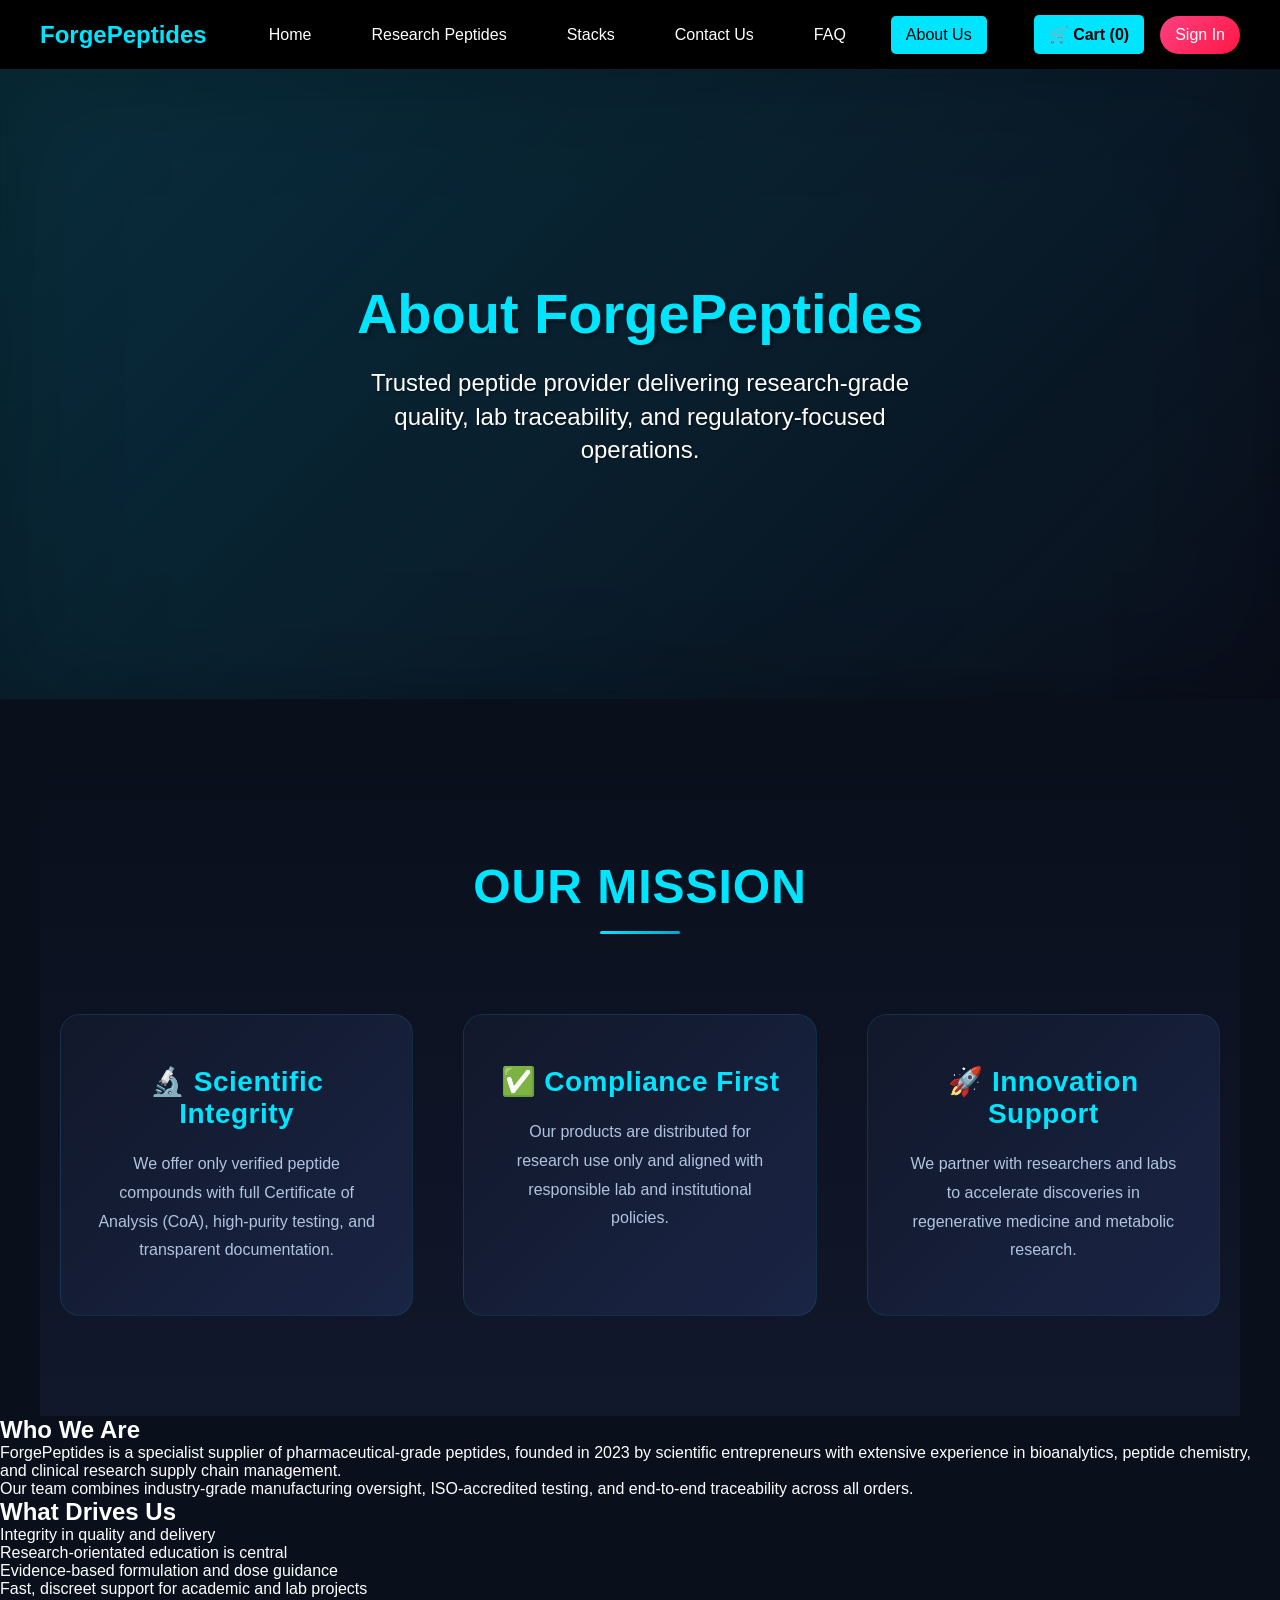
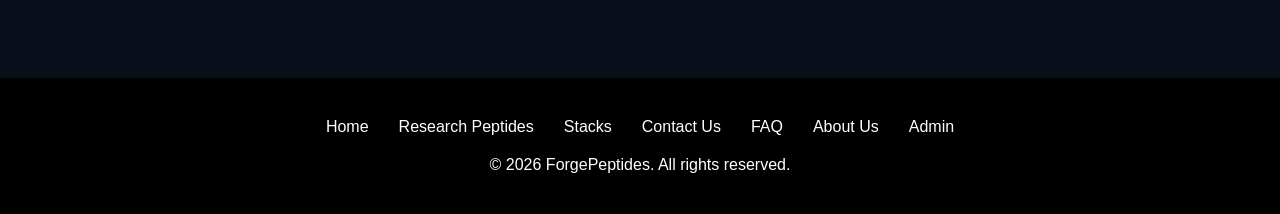
<file: my work/about.html>
<!DOCTYPE html>
<html lang="en">
<head>
<meta charset="UTF-8">
<meta name="viewport" content="width=device-width, initial-scale=1.0">
<title>About Us - ForgePeptides</title>
<link rel="stylesheet" href="styles.css">
</head>
<body>
<nav>
    <div class="nav-container">
        <a href="index.html" class="logo">ForgePeptides</a>
        <div class="nav-links">
            <a href="index.html">Home</a>
            <a href="research-peptides.html">Research Peptides</a>
            <a href="stacks.html">Stacks</a>
            <a href="contact.html">Contact Us</a>
            <a href="faq.html">FAQ</a>
            <a href="about.html" class="active">About Us</a>
        </div>
        <div class="nav-buttons">
            <div class="cart-btn" onclick="toggleCart()">🛒 Cart (<span id="count">0</span>)</div>
            <a href="auth.html" class="signin-btn">Sign In</a>
        </div>
    </div>
</nav>

<section class="hero">
    <h1>About ForgePeptides</h1>
    <p>Trusted peptide provider delivering research-grade quality, lab traceability, and regulatory-focused operations.</p>
</section>

<section class="features">
    <h2>Our Mission</h2>
    <div class="feature-grid">
        <div class="feature-card">
            <h3>🔬 Scientific Integrity</h3>
            <p>We offer only verified peptide compounds with full Certificate of Analysis (CoA), high-purity testing, and transparent documentation.</p>
        </div>
        <div class="feature-card">
            <h3>✅ Compliance First</h3>
            <p>Our products are distributed for research use only and aligned with responsible lab and institutional policies.</p>
        </div>
        <div class="feature-card">
            <h3>🚀 Innovation Support</h3>
            <p>We partner with researchers and labs to accelerate discoveries in regenerative medicine and metabolic research.</p>
        </div>
    </div>
</section>

<section class="about-content">
    <h2>Who We Are</h2>
    <p>ForgePeptides is a specialist supplier of pharmaceutical-grade peptides, founded in 2023 by scientific entrepreneurs with extensive experience in bioanalytics, peptide chemistry, and clinical research supply chain management.</p>
    <p>Our team combines industry-grade manufacturing oversight, ISO-accredited testing, and end-to-end traceability across all orders.</p>
</section>

<section class="about-values">
    <h2>What Drives Us</h2>
    <ul>
        <li>Integrity in quality and delivery</li>
        <li>Research-orientated education is central</li>
        <li>Evidence-based formulation and dose guidance</li>
        <li>Fast, discreet support for academic and lab projects</li>
    </ul>
</section>

<footer>
    <div class="footer-content">
        <div class="footer-links">
            <a href="index.html">Home</a>
            <a href="research-peptides.html">Research Peptides</a>
            <a href="stacks.html">Stacks</a>
            <a href="contact.html">Contact Us</a>
            <a href="faq.html">FAQ</a>
            <a href="about.html">About Us</a>
            <a href="admin.html">Admin</a>
        </div>
        <p>&copy; 2026 ForgePeptides. All rights reserved.</p>
    </div>
</footer>

<div class="cart" id="cart">
    <h2>Your Cart</h2>
    <div id="cart-items"></div>
    <h3>Total: $<span id="total">0</span></h3>
    <button onclick="checkout()">Checkout (WhatsApp)</button>
    <button onclick="clearCart()" style="margin-top:10px; background:#ff4d4f; color:#fff;">Clear Cart</button>
</div>

<script src="cart.js"></script>
</body>
</html>
</file>
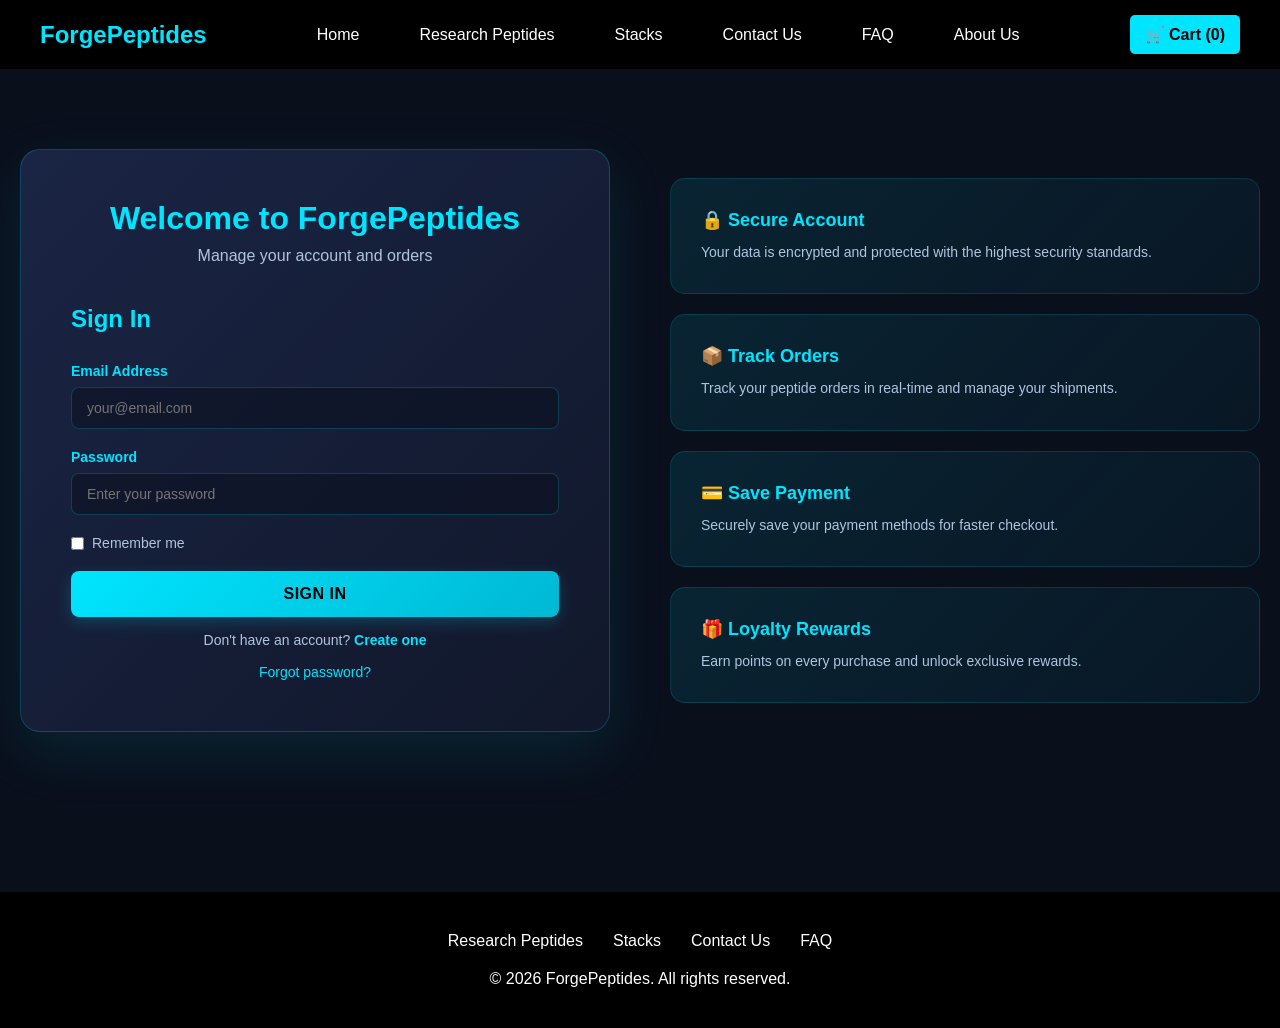
<file: my work/auth.html>
<!DOCTYPE html>
<html lang="en">
<head>
<meta charset="UTF-8">
<meta name="viewport" content="width=device-width, initial-scale=1.0">
<title>Sign In / Register - ForgePeptides</title>
<link rel="stylesheet" href="auth.css">
</head>

<body>

<nav>
    <div class="nav-container">
        <a href="index.html" class="logo">ForgePeptides</a>
        <div class="nav-links">
            <a href="index.html">Home</a>
            <a href="research-peptides.html">Research Peptides</a>
            <a href="stacks.html">Stacks</a>
            <a href="contact.html">Contact Us</a>
            <a href="faq.html">FAQ</a>
            <a href="about.html">About Us</a>
        </div>
        <div class="cart-btn" onclick="toggleCart()">🛒 Cart (<span id="count">0</span>)</div>
    </div>
</nav>

<section class="auth-container">
    <div class="auth-box">
        <div class="auth-header">
            <h1>Welcome to ForgePeptides</h1>
            <p>Manage your account and orders</p>
        </div>

        <!-- SIGN IN FORM -->
        <div class="auth-form" id="signInForm">
            <h2>Sign In</h2>
            <form onsubmit="handleSignIn(event)">
                <div class="form-group">
                    <label for="signin-email">Email Address</label>
                    <input type="email" id="signin-email" placeholder="your@email.com" required>
                </div>
                <div class="form-group">
                    <label for="signin-password">Password</label>
                    <input type="password" id="signin-password" placeholder="Enter your password" required>
                </div>
                <div class="remember-me">
                    <input type="checkbox" id="remember-checkbox">
                    <label for="remember-checkbox">Remember me</label>
                </div>
                <button type="submit" class="auth-button">Sign In</button>
            </form>
            <p class="auth-toggle">Don't have an account? <a href="#" onclick="toggleAuthForm(event)">Create one</a></p>
            <p class="forgot-password"><a href="#" onclick="handleForgotPassword(event)">Forgot password?</a></p>
        </div>

        <!-- REGISTER FORM -->
        <div class="auth-form hidden" id="registerForm">
            <h2>Create Account</h2>
            <form onsubmit="handleRegister(event)">
                <div class="form-group">
                    <label for="register-name">Full Name</label>
                    <input type="text" id="register-name" placeholder="John Doe" required>
                </div>
                <div class="form-group">
                    <label for="register-email">Email Address</label>
                    <input type="email" id="register-email" placeholder="your@email.com" required>
                </div>
                <div class="form-group">
                    <label for="register-password">Password</label>
                    <input type="password" id="register-password" placeholder="Create a password" required>
                </div>
                <div class="form-group">
                    <label for="register-confirm">Confirm Password</label>
                    <input type="password" id="register-confirm" placeholder="Confirm password" required>
                </div>
                <div class="remember-me">
                    <input type="checkbox" id="register-remember-checkbox">
                    <label for="register-remember-checkbox">Remember me</label>
                </div>
                <div class="terms-checkbox">
                    <input type="checkbox" id="terms" required>
                    <label for="terms">I agree to the Terms of Service and Privacy Policy</label>
                </div>
                <button type="submit" class="auth-button">Create Account</button>
            </form>
            <p class="auth-toggle">Already have an account? <a href="#" onclick="toggleAuthForm(event)">Sign in</a></p>
        </div>

        <!-- SUCCESS MESSAGE -->
        <div class="auth-success hidden" id="successMessage">
            <div class="success-icon">✓</div>
            <h2 id="successTitle">Welcome!</h2>
            <p id="successText">Your account has been created successfully.</p>
        </div>
    </div>

    <div class="auth-info">
        <div class="info-card">
            <h3>🔒 Secure Account</h3>
            <p>Your data is encrypted and protected with the highest security standards.</p>
        </div>
        <div class="info-card">
            <h3>📦 Track Orders</h3>
            <p>Track your peptide orders in real-time and manage your shipments.</p>
        </div>
        <div class="info-card">
            <h3>💳 Save Payment</h3>
            <p>Securely save your payment methods for faster checkout.</p>
        </div>
        <div class="info-card">
            <h3>🎁 Loyalty Rewards</h3>
            <p>Earn points on every purchase and unlock exclusive rewards.</p>
        </div>
    </div>
</section>

<footer>
    <div class="footer-content">
        <div class="footer-links">
            <a href="research-peptides.html">Research Peptides</a>
            <a href="stacks.html">Stacks</a>
            <a href="contact.html">Contact Us</a>
            <a href="faq.html">FAQ</a>
        </div>
        <p>&copy; 2026 ForgePeptides. All rights reserved.</p>
    </div>
</footer>

<!-- CART PANEL -->
<div class="cart" id="cart">
    <h2>Your Cart</h2>
    <div id="cart-items"></div>
    <h3>Total: $<span id="total">0</span></h3>
    <button onclick="checkout()">Checkout (WhatsApp)</button>
    <button onclick="clearCart()" style="margin-top:10px; background:#ff4d4f; color:#fff;">Clear Cart</button>
</div>

<script src="cart.js"></script>
<script src="auth.js"></script>
</body>
</html>
</file>
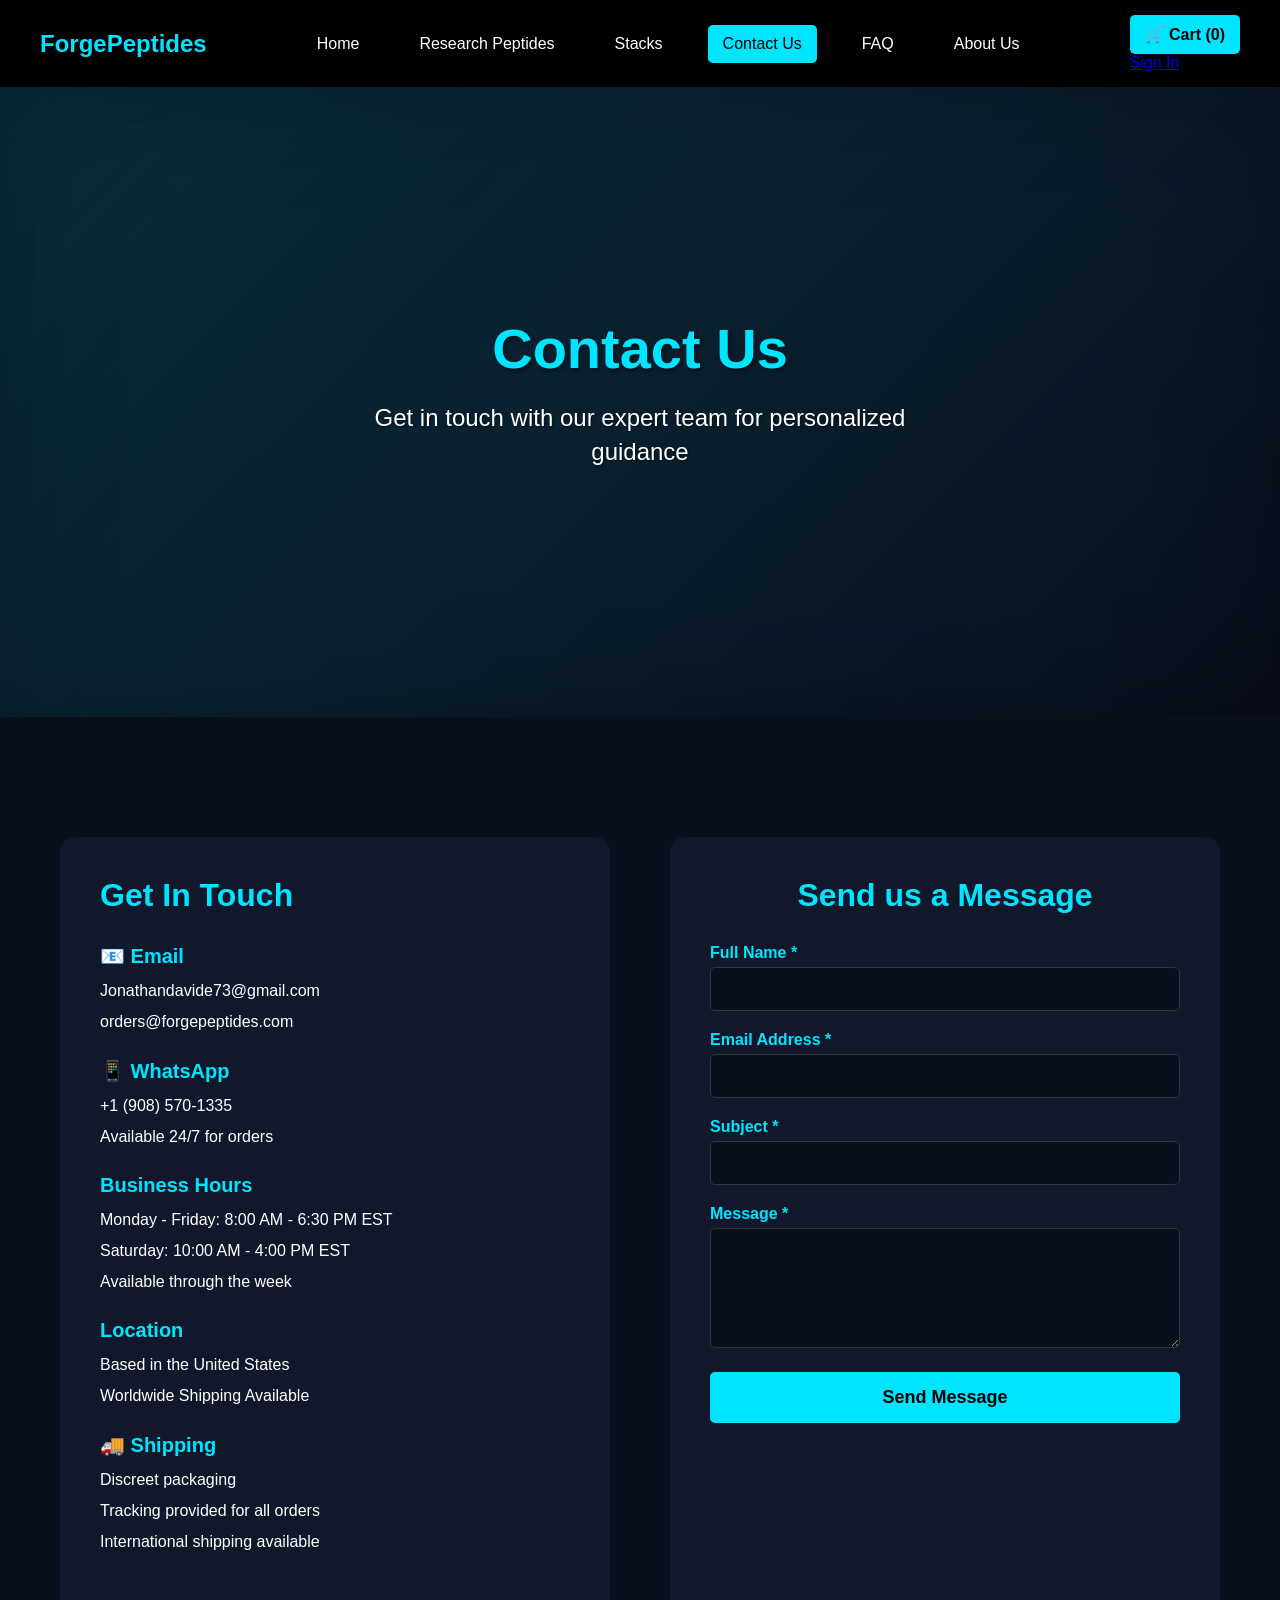
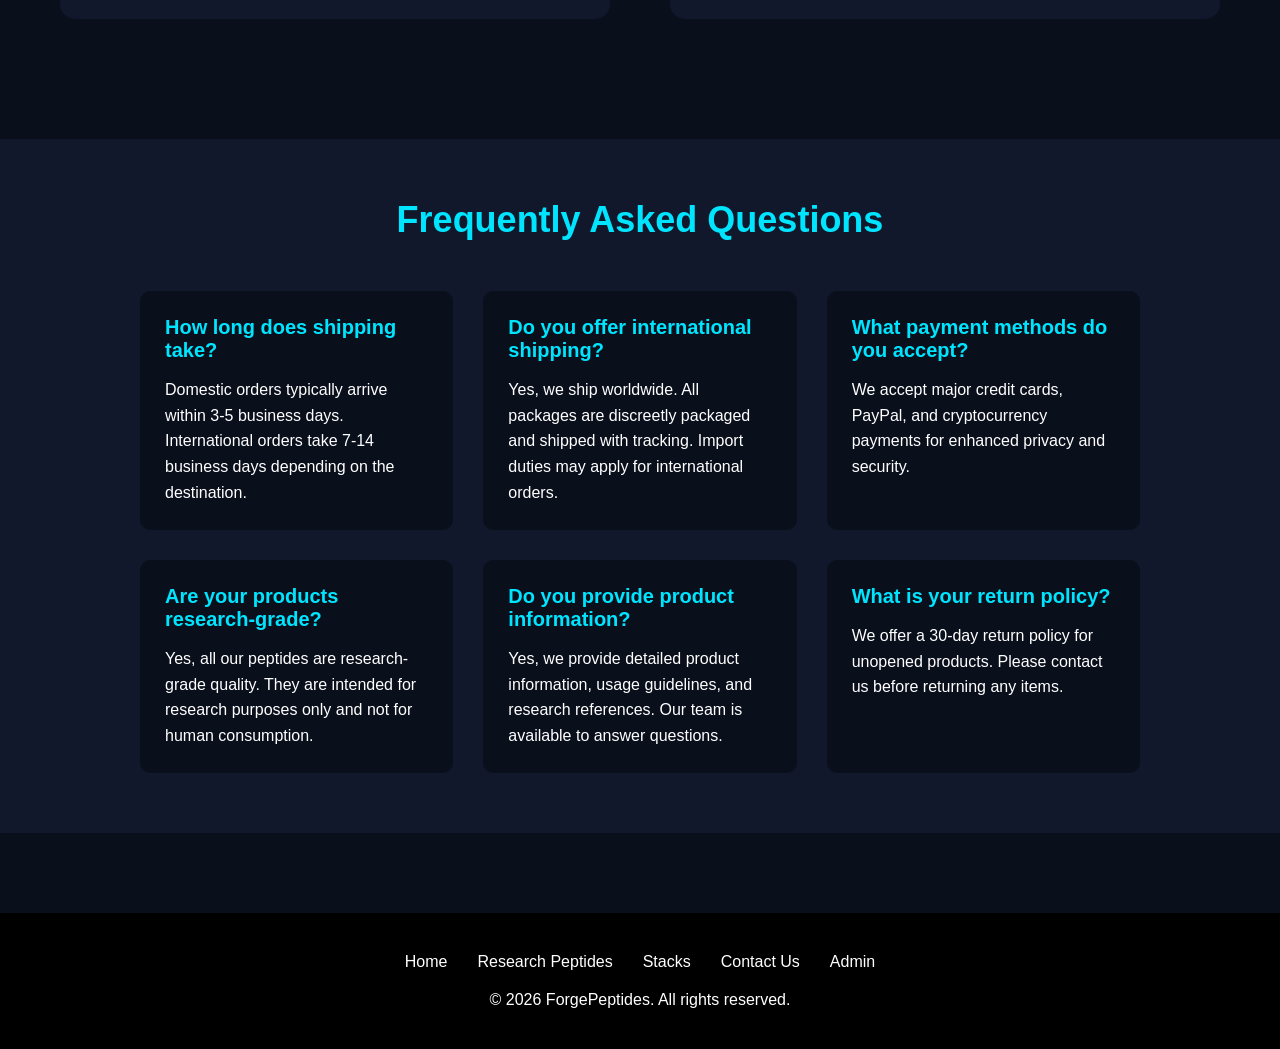
<file: my work/contact.html>
<!DOCTYPE html>
<html lang="en">
<head>
<meta charset="UTF-8">
<meta name="viewport" content="width=device-width, initial-scale=1.0">
<title>Contact Us - ForgePeptides</title>
<link rel="stylesheet" href="contact.css">
</head>
</head>

<body>

<nav>
    <div class="nav-container">
        <a href="index.html" class="logo">ForgePeptides</a>
        <div class="nav-links">
            <a href="index.html">Home</a>
            <a href="research-peptides.html">Research Peptides</a>
            <a href="stacks.html">Stacks</a>
            <a href="contact.html" class="active">Contact Us</a>
            <a href="faq.html">FAQ</a>            <a href="about.html">About Us</a>        </div>
        <div class="nav-buttons">
            <div class="cart-btn" onclick="toggleCart()">🛒 Cart (<span id="count">0</span>)</div>
            <a href="auth.html" class="signin-btn">Sign In</a>
        </div>
    </div>
</nav>

<section class="hero">
    <h1>Contact Us</h1>
    <p>Get in touch with our expert team for personalized guidance</p>
</section>

<section class="contact-content">
    <div class="contact-grid">
        <div class="contact-info">
            <h2>Get In Touch</h2>
            
            <div class="contact-item">
                <h3>📧 Email</h3>
                <p>Jonathandavide73@gmail.com</p>
                <p>orders@forgepeptides.com</p>
            </div>
            
            <div class="contact-item">
                <h3>📱 WhatsApp</h3>
                <p>+1 (908) 570-1335</p>
                <p>Available 24/7 for orders</p>
            </div>
            
            <div class="contact-item">
                <h3>Business Hours</h3>
                <p>Monday - Friday: 8:00 AM - 6:30 PM EST</p>
                <p>Saturday: 10:00 AM - 4:00 PM EST</p>
                <p>Available through the week</p>
            </div>
            
            <div class="contact-item">
                <h3>Location</h3>
                <p>Based in the United States</p>
                <p>Worldwide Shipping Available</p>
            </div>
            
            <div class="contact-item">
                <h3>🚚 Shipping</h3>
                <p>Discreet packaging</p>
                <p>Tracking provided for all orders</p>
                <p>International shipping available</p>
            </div>
        </div>
        
        <div class="contact-form">
            <h2>Send us a Message</h2>
            <form id="contactForm">
                <div class="form-group">
                    <label for="name">Full Name *</label>
                    <input type="text" id="name" name="name" required>
                </div>
                
                <div class="form-group">
                    <label for="email">Email Address *</label>
                    <input type="email" id="email" name="email" required>
                </div>
                
                <div class="form-group">
                    <label for="subject">Subject *</label>
                    <input type="text" id="subject" name="subject" required>
                </div>
                
                <div class="form-group">
                    <label for="message">Message *</label>
                    <textarea id="message" name="message" required></textarea>
                </div>
                
                <button type="submit" class="submit-btn">Send Message</button>
            </form>
        </div>
    </div>
</section>

<section class="faq-section">
    <h2>Frequently Asked Questions</h2>
    <div class="faq-grid">
        <div class="faq-item">
            <h3>How long does shipping take?</h3>
            <p>Domestic orders typically arrive within 3-5 business days. International orders take 7-14 business days depending on the destination.</p>
        </div>
        
        <div class="faq-item">
            <h3>Do you offer international shipping?</h3>
            <p>Yes, we ship worldwide. All packages are discreetly packaged and shipped with tracking. Import duties may apply for international orders.</p>
        </div>
        
        <div class="faq-item">
            <h3>What payment methods do you accept?</h3>
            <p>We accept major credit cards, PayPal, and cryptocurrency payments for enhanced privacy and security.</p>
        </div>
        
        <div class="faq-item">
            <h3>Are your products research-grade?</h3>
            <p>Yes, all our peptides are research-grade quality. They are intended for research purposes only and not for human consumption.</p>
        </div>
        
        <div class="faq-item">
            <h3>Do you provide product information?</h3>
            <p>Yes, we provide detailed product information, usage guidelines, and research references. Our team is available to answer questions.</p>
        </div>
        
        <div class="faq-item">
            <h3>What is your return policy?</h3>
            <p>We offer a 30-day return policy for unopened products. Please contact us before returning any items.</p>
        </div>
    </div>
</section>

<footer>
    <div class="footer-content">
        <div class="footer-links">
            <a href="index.html">Home</a>
            <a href="research-peptides.html">Research Peptides</a>
            <a href="stacks.html">Stacks</a>
            <a href="contact.html">Contact Us</a>
            <a href="admin.html">Admin</a>
        </div>
        <p>&copy; 2026 ForgePeptides. All rights reserved.</p>
    </div>
</footer>

<!-- CART PANEL -->
<div class="cart" id="cart">
    <h2>Your Cart</h2>
    <div id="cart-items"></div>
    <h3>Total: $<span id="total">0</span></h3>

    <button onclick="checkout()">Checkout (WhatsApp)</button>
    <button onclick="clearCart()" style="margin-top:10px; background:#ff4d4f; color:#fff;">Clear Cart</button>
</div>

<script src="cart.js"></script>
<script src="contact.js"></script>

</body>
</html>
</file>
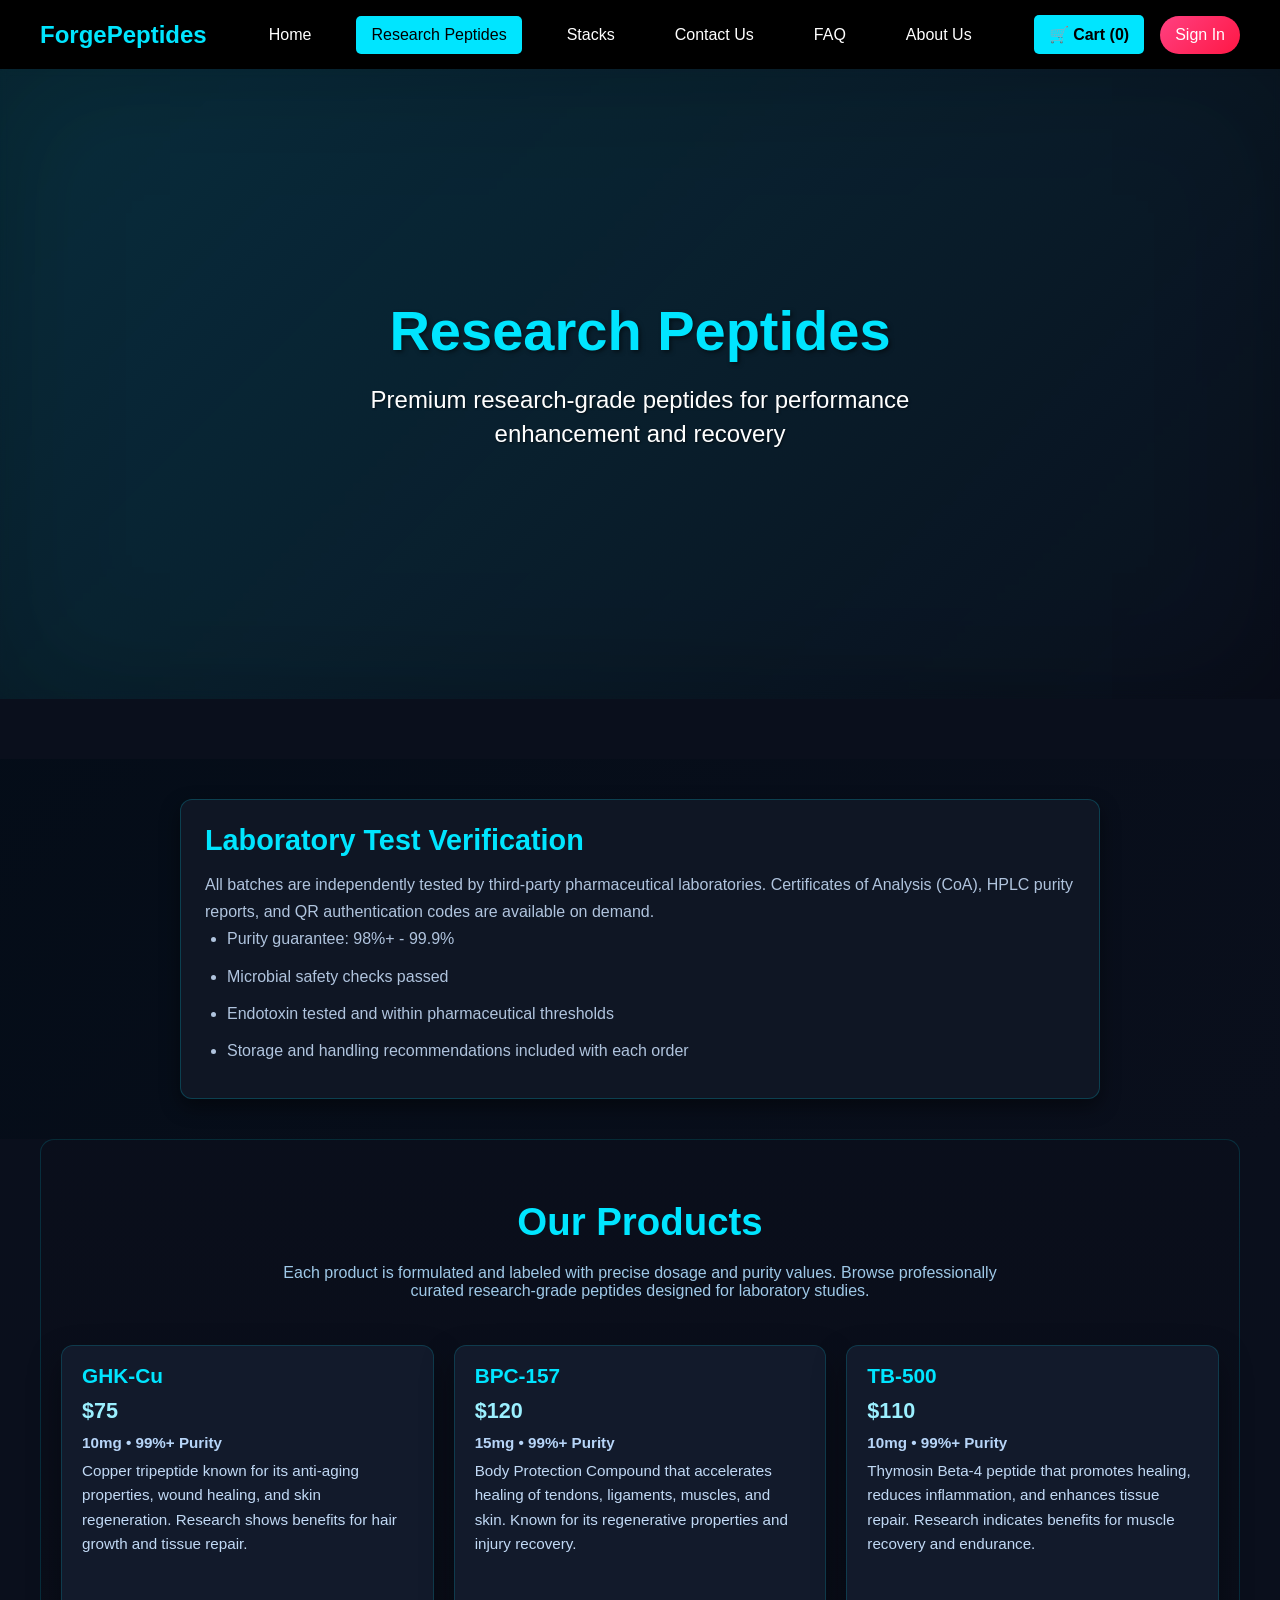
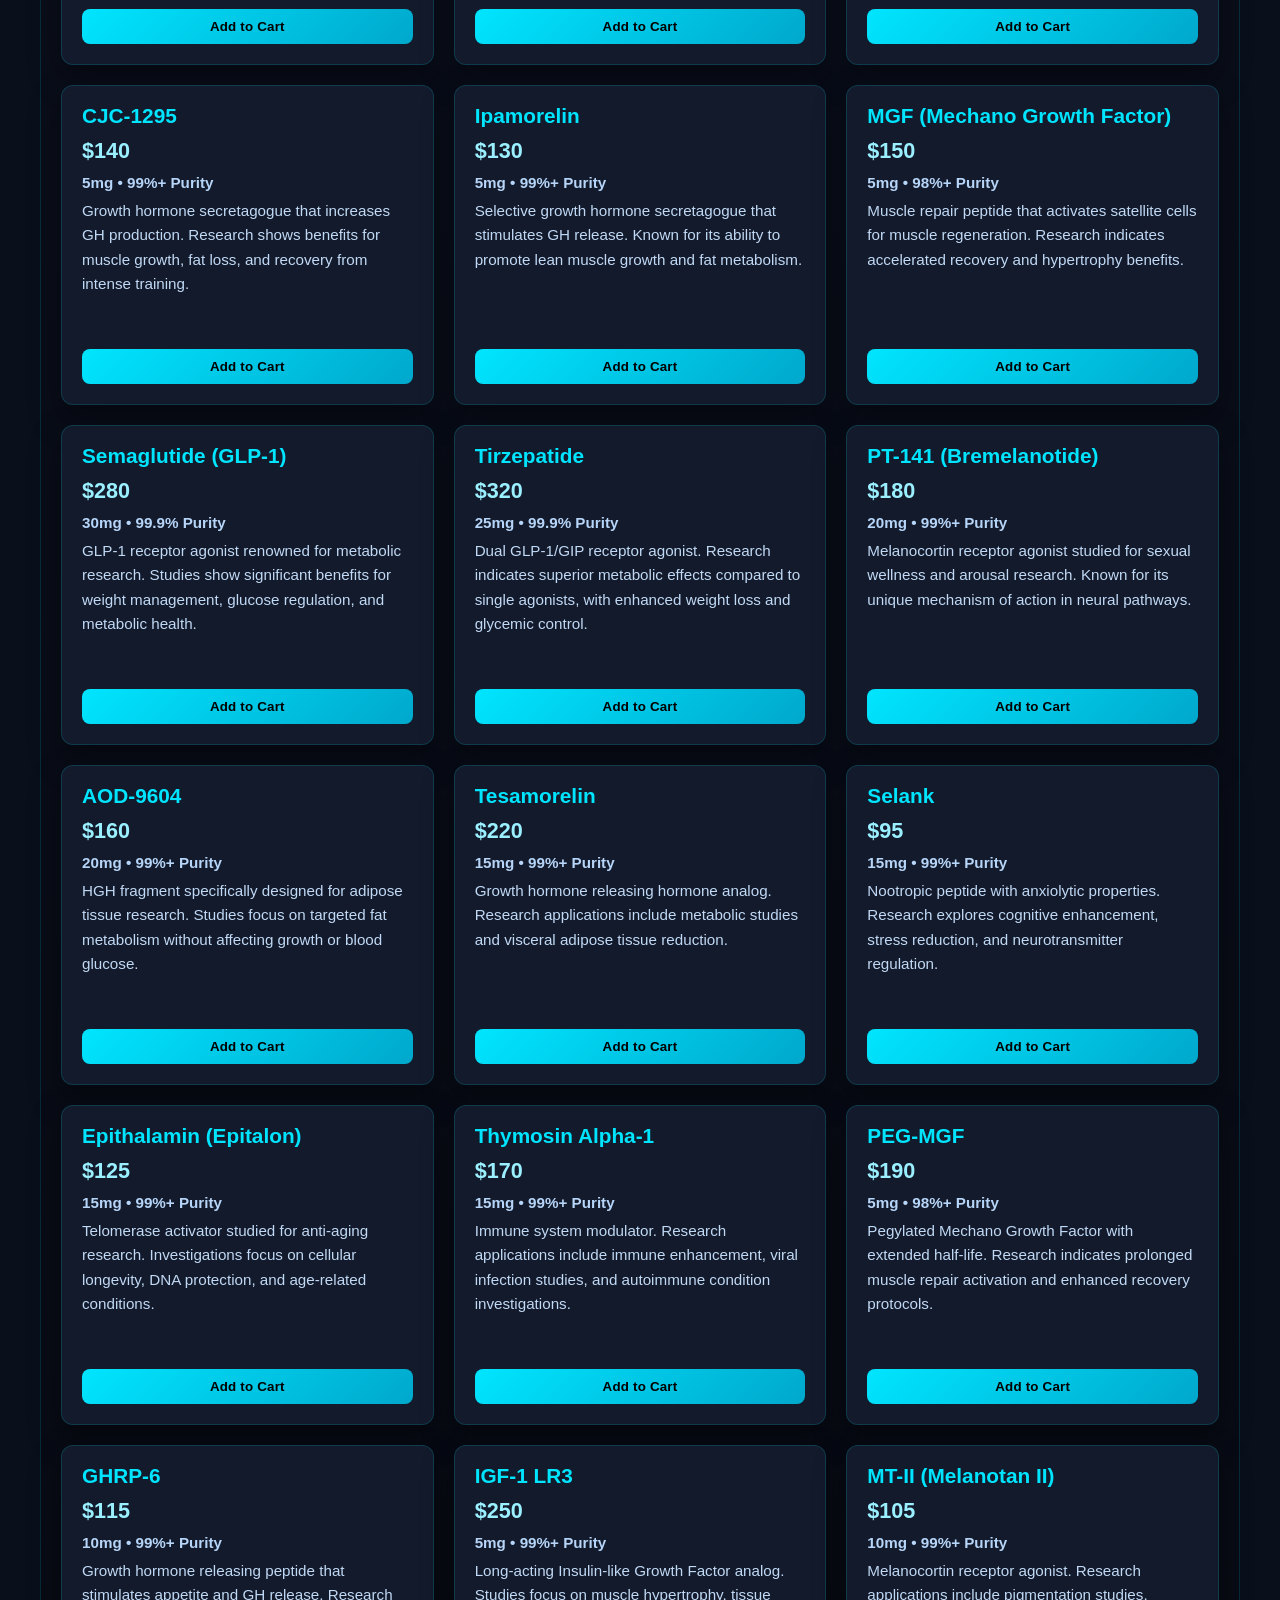
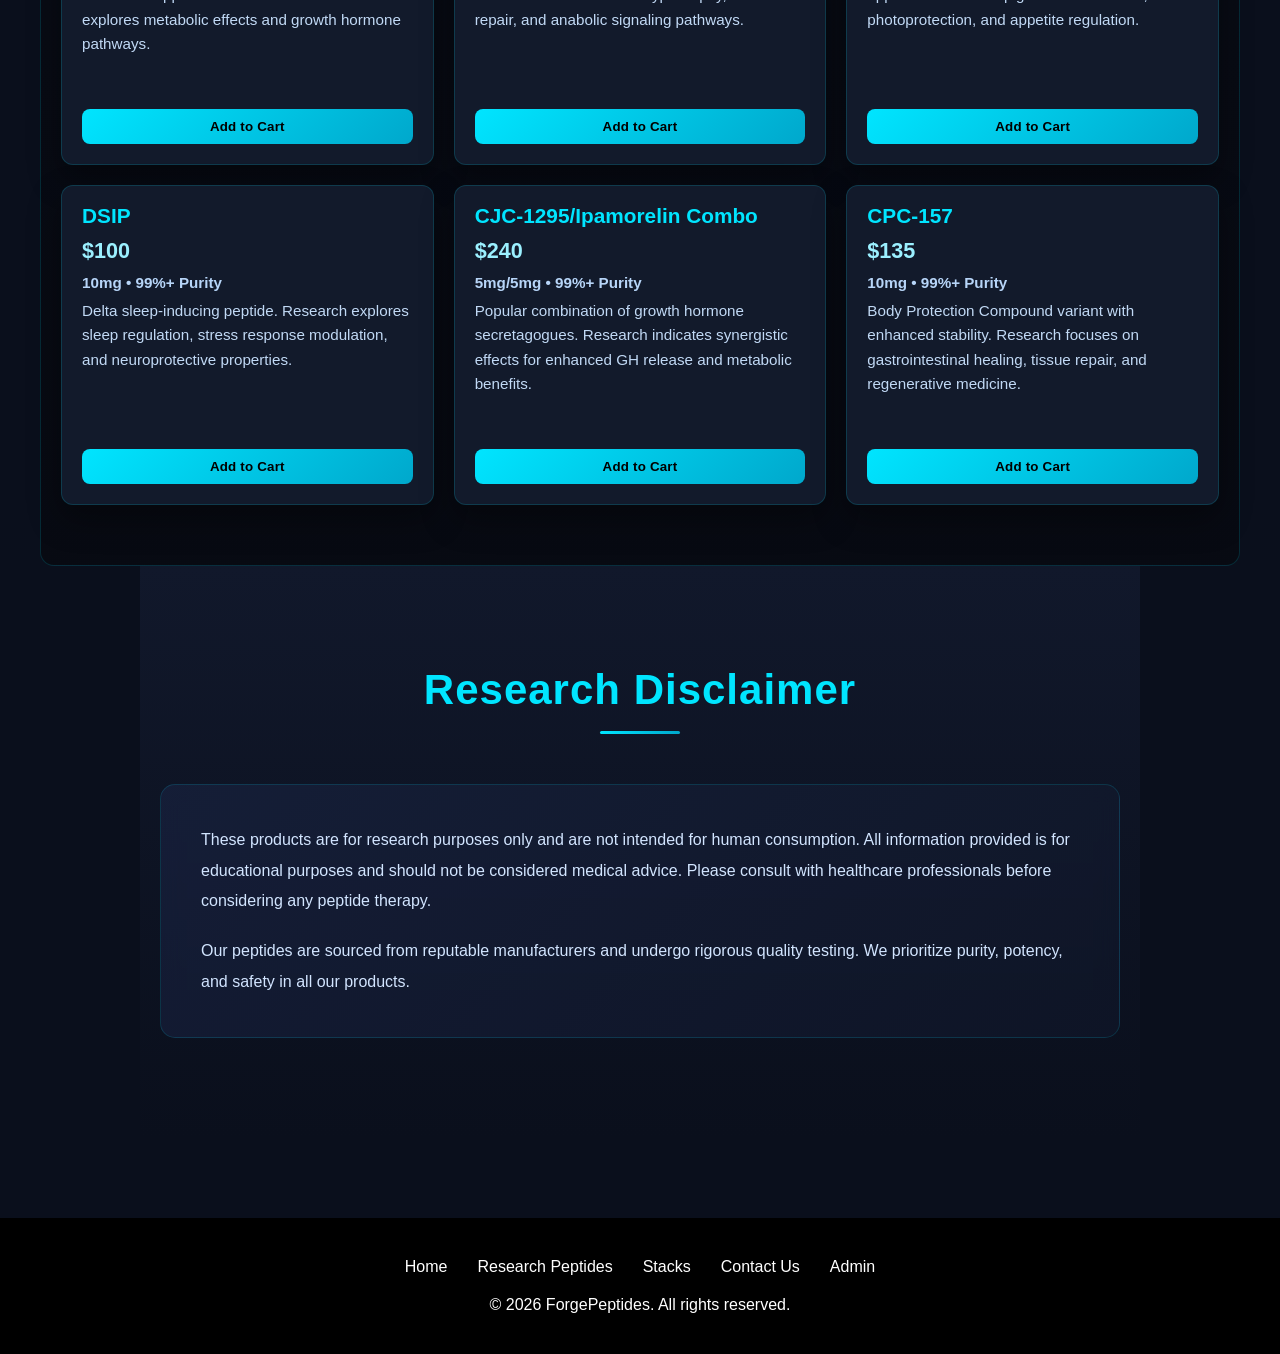
<file: my work/research-peptides.html>
<!DOCTYPE html>
<html lang="en">
<head>
<meta charset="UTF-8">
<meta name="viewport" content="width=device-width, initial-scale=1.0">
<title>Research Peptides - ForgePeptides</title>
<link rel="stylesheet" href="research-peptides.css">
</head>

<body>

<nav>
    <div class="nav-container">
        <a href="index.html" class="logo">ForgePeptides</a>
        <div class="nav-links">
            <a href="index.html">Home</a>
            <a href="research-peptides.html" class="active">Research Peptides</a>
            <a href="stacks.html">Stacks</a>
            <a href="contact.html">Contact Us</a>
            <a href="faq.html">FAQ</a>
            <a href="about.html">About Us</a>
        </div>
        <div class="nav-buttons">
            <div class="cart-btn" onclick="toggleCart()">🛒 Cart (<span id="count">0</span>)</div>
            <a href="auth.html" class="signin-btn">Sign In</a>
        </div>
    </div>
</nav>

<section class="hero">
    <h1>Research Peptides</h1>
    <p>Premium research-grade peptides for performance enhancement and recovery</p>
</section>

<section class="lab-verify">
    <div class="lab-box">
        <h2>Laboratory Test Verification</h2>
        <p>All batches are independently tested by third-party pharmaceutical laboratories. Certificates of Analysis (CoA), HPLC purity reports, and QR authentication codes are available on demand.</p>
        <ul>
            <li>Purity guarantee: 98%+ - 99.9%</li>
            <li>Microbial safety checks passed</li>
            <li>Endotoxin tested and within pharmaceutical thresholds</li>
            <li>Storage and handling recommendations included with each order</li>
        </ul>
    </div>
</section>

<section class="products">
    <h2>Our Products</h2>
    <p class="subtext">Each product is formulated and labeled with precise dosage and purity values. Browse professionally curated research-grade peptides designed for laboratory studies.</p>
    <div class="grid">

        <div class="card">
            <h3>GHK-Cu</h3>
            <div class="price">$75</div>
            <div class="specs">10mg • 99%+ Purity</div>
            <div class="description">
                Copper tripeptide known for its anti-aging properties, wound healing, and skin regeneration. Research shows benefits for hair growth and tissue repair.
            </div>
            <button onclick="addToCart('GHK-Cu',75)">Add to Cart</button>
        </div>

        <div class="card">
            <h3>BPC-157</h3>
            <div class="price">$120</div>
            <div class="specs">15mg • 99%+ Purity</div>
            <div class="description">
                Body Protection Compound that accelerates healing of tendons, ligaments, muscles, and skin. Known for its regenerative properties and injury recovery.
            </div>
            <button onclick="addToCart('BPC-157',120)">Add to Cart</button>
        </div>

        <div class="card">
            <h3>TB-500</h3>
            <div class="price">$110</div>
            <div class="specs">10mg • 99%+ Purity</div>
            <div class="description">
                Thymosin Beta-4 peptide that promotes healing, reduces inflammation, and enhances tissue repair. Research indicates benefits for muscle recovery and endurance.
            </div>
            <button onclick="addToCart('TB-500',110)">Add to Cart</button>
        </div>

        <div class="card">
            <h3>CJC-1295</h3>
            <div class="price">$140</div>
            <div class="specs">5mg • 99%+ Purity</div>
            <div class="description">
                Growth hormone secretagogue that increases GH production. Research shows benefits for muscle growth, fat loss, and recovery from intense training.
            </div>
            <button onclick="addToCart('CJC-1295',140)">Add to Cart</button>
        </div>

        <div class="card">
            <h3>Ipamorelin</h3>
            <div class="price">$130</div>
            <div class="specs">5mg • 99%+ Purity</div>
            <div class="description">
                Selective growth hormone secretagogue that stimulates GH release. Known for its ability to promote lean muscle growth and fat metabolism.
            </div>
            <button onclick="addToCart('Ipamorelin',130)">Add to Cart</button>
        </div>

        <div class="card">
            <h3>MGF (Mechano Growth Factor)</h3>
            <div class="price">$150</div>
            <div class="specs">5mg • 98%+ Purity</div>
            <div class="description">
                Muscle repair peptide that activates satellite cells for muscle regeneration. Research indicates accelerated recovery and hypertrophy benefits.
            </div>
            <button onclick="addToCart('MGF',150)">Add to Cart</button>
        </div>

        <!-- HIGH-DEMAND RESEARCH PEPTIDES -->
        <div class="card">
            <h3>Semaglutide (GLP-1)</h3>
            <div class="price">$280</div>
            <div class="specs">30mg • 99.9% Purity</div>
            <div class="description">
                GLP-1 receptor agonist renowned for metabolic research. Studies show significant benefits for weight management, glucose regulation, and metabolic health.
            </div>
            <button onclick="addToCart('Semaglutide (GLP-1)',280)">Add to Cart</button>
        </div>

        <div class="card">
            <h3>Tirzepatide</h3>
            <div class="price">$320</div>
            <div class="specs">25mg • 99.9% Purity</div>
            <div class="description">
                Dual GLP-1/GIP receptor agonist. Research indicates superior metabolic effects compared to single agonists, with enhanced weight loss and glycemic control.
            </div>
            <button onclick="addToCart('Tirzepatide',320)">Add to Cart</button>
        </div>

        <div class="card">
            <h3>PT-141 (Bremelanotide)</h3>
            <div class="price">$180</div>
            <div class="specs">20mg • 99%+ Purity</div>
            <div class="description">
                Melanocortin receptor agonist studied for sexual wellness and arousal research. Known for its unique mechanism of action in neural pathways.
            </div>
            <button onclick="addToCart('PT-141 (Bremelanotide)',180)">Add to Cart</button>
        </div>

        <div class="card">
            <h3>AOD-9604</h3>
            <div class="price">$160</div>
            <div class="specs">20mg • 99%+ Purity</div>
            <div class="description">
                HGH fragment specifically designed for adipose tissue research. Studies focus on targeted fat metabolism without affecting growth or blood glucose.
            </div>
            <button onclick="addToCart('AOD-9604',160)">Add to Cart</button>
        </div>

        <div class="card">
            <h3>Tesamorelin</h3>
            <div class="price">$220</div>
            <div class="specs">15mg • 99%+ Purity</div>
            <div class="description">
                Growth hormone releasing hormone analog. Research applications include metabolic studies and visceral adipose tissue reduction.
            </div>
            <button onclick="addToCart('Tesamorelin',220)">Add to Cart</button>
        </div>

        <div class="card">
            <h3>Selank</h3>
            <div class="price">$95</div>
            <div class="specs">15mg • 99%+ Purity</div>
            <div class="description">
                Nootropic peptide with anxiolytic properties. Research explores cognitive enhancement, stress reduction, and neurotransmitter regulation.
            </div>
            <button onclick="addToCart('Selank',95)">Add to Cart</button>
        </div>

        <div class="card">
            <h3>Epithalamin (Epitalon)</h3>
            <div class="price">$125</div>
            <div class="specs">15mg • 99%+ Purity</div>
            <div class="description">
                Telomerase activator studied for anti-aging research. Investigations focus on cellular longevity, DNA protection, and age-related conditions.
            </div>
            <button onclick="addToCart('Epithalamin (Epitalon)',125)">Add to Cart</button>
        </div>

        <div class="card">
            <h3>Thymosin Alpha-1</h3>
            <div class="price">$170</div>
            <div class="specs">15mg • 99%+ Purity</div>
            <div class="description">
                Immune system modulator. Research applications include immune enhancement, viral infection studies, and autoimmune condition investigations.
            </div>
            <button onclick="addToCart('Thymosin Alpha-1',170)">Add to Cart</button>
        </div>

        <div class="card">
            <h3>PEG-MGF</h3>
            <div class="price">$190</div>
            <div class="specs">5mg • 98%+ Purity</div>
            <div class="description">
                Pegylated Mechano Growth Factor with extended half-life. Research indicates prolonged muscle repair activation and enhanced recovery protocols.
            </div>
            <button onclick="addToCart('PEG-MGF',190)">Add to Cart</button>
        </div>

        <div class="card">
            <h3>GHRP-6</h3>
            <div class="price">$115</div>
            <div class="specs">10mg • 99%+ Purity</div>
            <div class="description">
                Growth hormone releasing peptide that stimulates appetite and GH release. Research explores metabolic effects and growth hormone pathways.
            </div>
            <button onclick="addToCart('GHRP-6',115)">Add to Cart</button>
        </div>

        <div class="card">
            <h3>IGF-1 LR3</h3>
            <div class="price">$250</div>
            <div class="specs">5mg • 99%+ Purity</div>
            <div class="description">
                Long-acting Insulin-like Growth Factor analog. Studies focus on muscle hypertrophy, tissue repair, and anabolic signaling pathways.
            </div>
            <button onclick="addToCart('IGF-1 LR3',250)">Add to Cart</button>
        </div>

        <div class="card">
            <h3>MT-II (Melanotan II)</h3>
            <div class="price">$105</div>
            <div class="specs">10mg • 99%+ Purity</div>
            <div class="description">
                Melanocortin receptor agonist. Research applications include pigmentation studies, photoprotection, and appetite regulation.
            </div>
            <button onclick="addToCart('MT-II (Melanotan II)',105)">Add to Cart</button>
        </div>

        <div class="card">
            <h3>DSIP</h3>
            <div class="price">$100</div>
            <div class="specs">10mg • 99%+ Purity</div>
            <div class="description">
                Delta sleep-inducing peptide. Research explores sleep regulation, stress response modulation, and neuroprotective properties.
            </div>
            <button onclick="addToCart('DSIP',100)">Add to Cart</button>
        </div>

        <div class="card">
            <h3>CJC-1295/Ipamorelin Combo</h3>
            <div class="price">$240</div>
            <div class="specs">5mg/5mg • 99%+ Purity</div>
            <div class="description">
                Popular combination of growth hormone secretagogues. Research indicates synergistic effects for enhanced GH release and metabolic benefits.
            </div>
            <button onclick="addToCart('CJC-1295/Ipamorelin Combo',240)">Add to Cart</button>
        </div>

        <div class="card">
            <h3>CPC-157</h3>
            <div class="price">$135</div>
            <div class="specs">10mg • 99%+ Purity</div>
            <div class="description">
                Body Protection Compound variant with enhanced stability. Research focuses on gastrointestinal healing, tissue repair, and regenerative medicine.
            </div>
            <button onclick="addToCart('CPC-157',135)">Add to Cart</button>
        </div>

    </div>
</section>

<section class="info-section">
    <h2>Research Disclaimer</h2>
    <div class="info-content">
        <p>These products are for research purposes only and are not intended for human consumption. All information provided is for educational purposes and should not be considered medical advice. Please consult with healthcare professionals before considering any peptide therapy.</p>
        <p>Our peptides are sourced from reputable manufacturers and undergo rigorous quality testing. We prioritize purity, potency, and safety in all our products.</p>
    </div>
</section>

<footer>
    <div class="footer-content">
        <div class="footer-links">
            <a href="index.html">Home</a>
            <a href="research-peptides.html">Research Peptides</a>
            <a href="stacks.html">Stacks</a>
            <a href="contact.html">Contact Us</a>
            <a href="admin.html">Admin</a>
        </div>
        <p>&copy; 2026 ForgePeptides. All rights reserved.</p>
    </div>
</footer>

<!-- CART PANEL -->
<div class="cart" id="cart">
    <h2>Your Cart</h2>
    <div id="cart-items"></div>
    <h3>Total: $<span id="total">0</span></h3>

    <button onclick="checkout()">Checkout (WhatsApp)</button>
    <button onclick="clearCart()" style="margin-top:10px; background:#ff4d4f; color:#fff;">Clear Cart</button>
</div>

<script src="cart.js"></script>

</body>
</html>
</file>
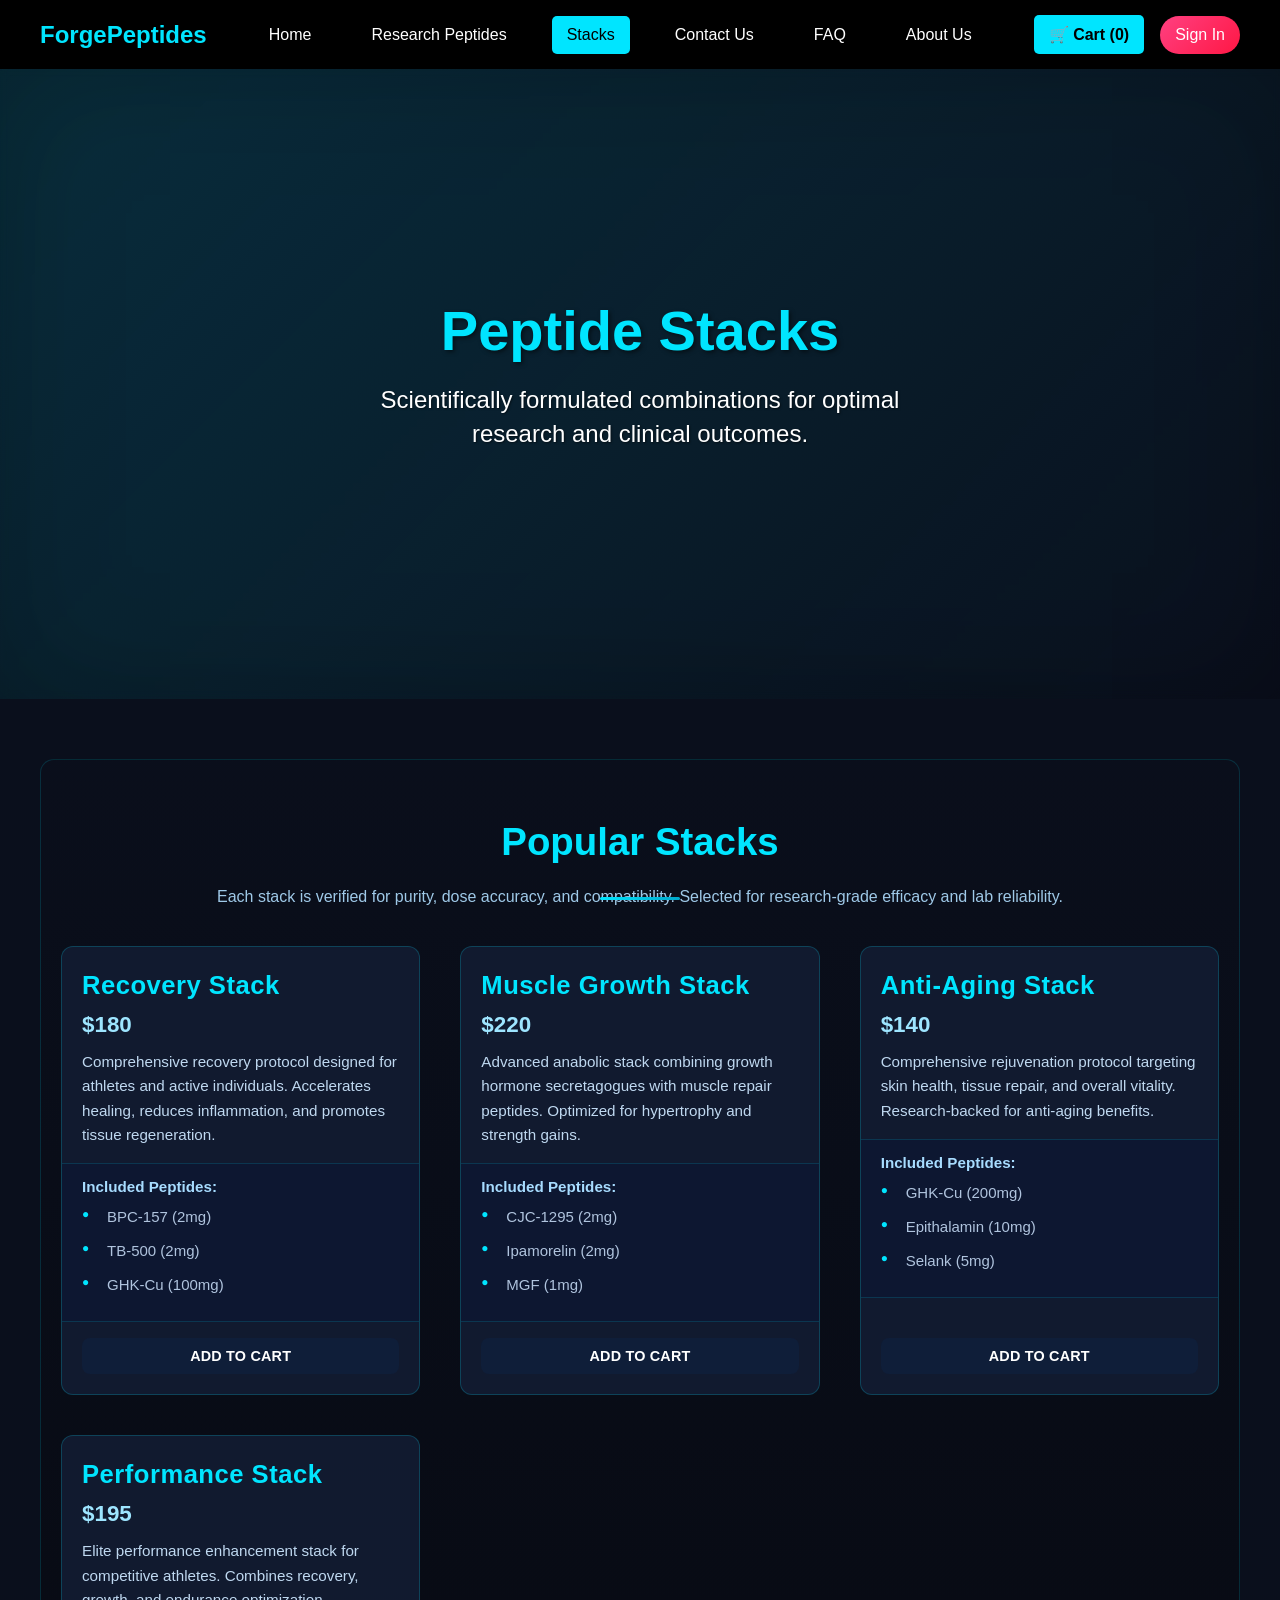
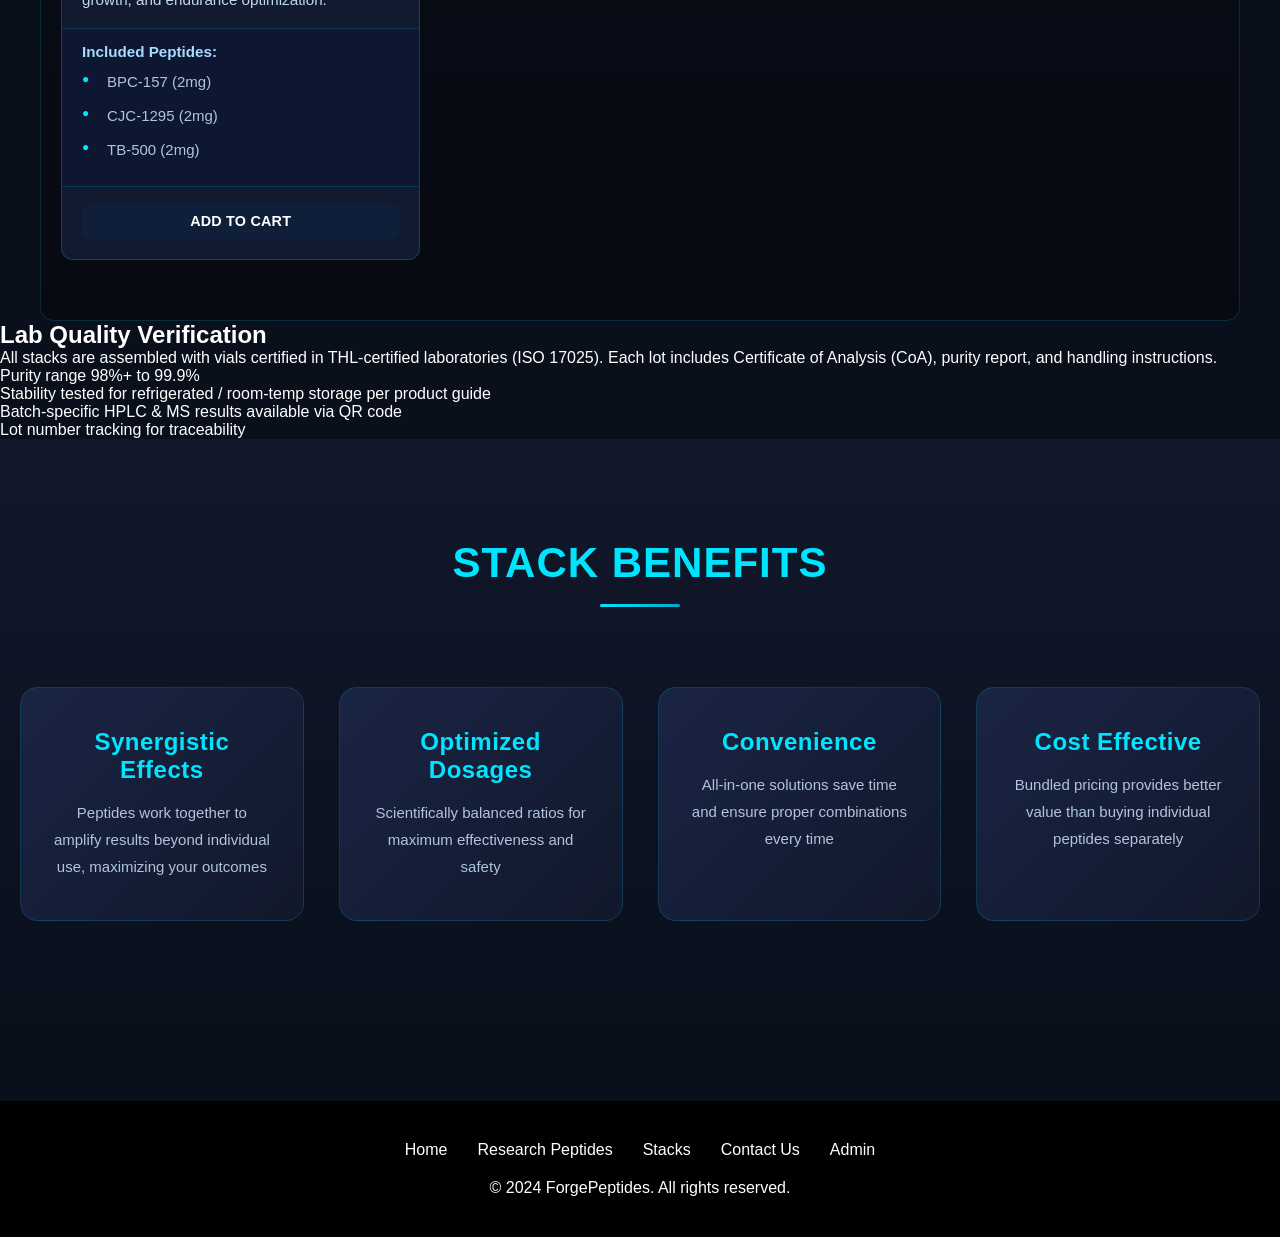
<file: my work/stacks.html>
<!DOCTYPE html>
<html lang="en">
<head>
<meta charset="UTF-8">
<meta name="viewport" content="width=device-width, initial-scale=1.0">
<title>Peptide Stacks - ForgePeptides</title>
<link rel="stylesheet" href="stacks.css">
</head>
</head>

<body>

<nav>
    <div class="nav-container">
        <a href="index.html" class="logo">ForgePeptides</a>
        <div class="nav-links">
            <a href="index.html">Home</a>
            <a href="research-peptides.html">Research Peptides</a>
            <a href="stacks.html" class="active">Stacks</a>
            <a href="contact.html">Contact Us</a>
            <a href="faq.html">FAQ</a>
            <a href="about.html">About Us</a>
        </div>
        <div class="nav-buttons">
            <div class="cart-btn" onclick="toggleCart()">🛒 Cart (<span id="count">0</span>)</div>
            <a href="auth.html" class="signin-btn">Sign In</a>
        </div>
    </div>
</nav>

<section class="hero">
    <h1>Peptide Stacks</h1>
    <p>Scientifically formulated combinations for optimal research and clinical outcomes.</p>
</section>

<section class="stacks">
    <h2>Popular Stacks</h2>
    <p class="subtitle">Each stack is verified for purity, dose accuracy, and compatibility. Selected for research-grade efficacy and lab reliability.</p>
    <div class="stack-grid">

        <div class="stack-card">
            <h3>Recovery Stack</h3>
            <div class="price">$180</div>
            <div class="description">
                Comprehensive recovery protocol designed for athletes and active individuals. Accelerates healing, reduces inflammation, and promotes tissue regeneration.
            </div>
            <div class="peptides">
                <h4>Included Peptides:</h4>
                <ul>
                    <li>BPC-157 (2mg)</li>
                    <li>TB-500 (2mg)</li>
                    <li>GHK-Cu (100mg)</li>
                </ul>
            </div>
            <button onclick="addToCart('Recovery Stack (BPC-157 + TB-500 + GHK-Cu)',180)">Add to Cart</button>
        </div>

        <div class="stack-card">
            <h3>Muscle Growth Stack</h3>
            <div class="price">$220</div>
            <div class="description">
                Advanced anabolic stack combining growth hormone secretagogues with muscle repair peptides. Optimized for hypertrophy and strength gains.
            </div>
            <div class="peptides">
                <h4>Included Peptides:</h4>
                <ul>
                    <li>CJC-1295 (2mg)</li>
                    <li>Ipamorelin (2mg)</li>
                    <li>MGF (1mg)</li>
                </ul>
            </div>
            <button onclick="addToCart('Muscle Growth Stack (CJC-1295 + Ipamorelin + MGF)',220)">Add to Cart</button>
        </div>

        <div class="stack-card">
            <h3>Anti-Aging Stack</h3>
            <div class="price">$140</div>
            <div class="description">
                Comprehensive rejuvenation protocol targeting skin health, tissue repair, and overall vitality. Research-backed for anti-aging benefits.
            </div>
            <div class="peptides">
                <h4>Included Peptides:</h4>
                <ul>
                    <li>GHK-Cu (200mg)</li>
                    <li>Epithalamin (10mg)</li>
                    <li>Selank (5mg)</li>
                </ul>
            </div>
            <button onclick="addToCart('Anti-Aging Stack (GHK-Cu + Epithalamin + Selank)',140)">Add to Cart</button>
        </div>

        <div class="stack-card">
            <h3>Performance Stack</h3>
            <div class="price">$195</div>
            <div class="description">
                Elite performance enhancement stack for competitive athletes. Combines recovery, growth, and endurance optimization.
            </div>
            <div class="peptides">
                <h4>Included Peptides:</h4>
                <ul>
                    <li>BPC-157 (2mg)</li>
                    <li>CJC-1295 (2mg)</li>
                    <li>TB-500 (2mg)</li>
                </ul>
            </div>
            <button onclick="addToCart('Performance Stack (BPC-157 + CJC-1295 + TB-500)',195)">Add to Cart</button>
        </div>

    </div>
</section>

<section class="lab-verify">
    <div class="lab-box">
        <h2>Lab Quality Verification</h2>
        <p>All stacks are assembled with vials certified in THL-certified laboratories (ISO 17025). Each lot includes Certificate of Analysis (CoA), purity report, and handling instructions.</p>
        <ul>
            <li>Purity range 98%+ to 99.9%</li>
            <li>Stability tested for refrigerated / room-temp storage per product guide</li>
            <li>Batch-specific HPLC & MS results available via QR code</li>
            <li>Lot number tracking for traceability</li>
        </ul>
    </div>
</section>

<section class="benefits-section">
    <h2>Stack Benefits</h2>
    <div class="benefits-grid">
        <div class="benefit-item">
            <h3>Synergistic Effects</h3>
            <p>Peptides work together to amplify results beyond individual use, maximizing your outcomes</p>
        </div>
        <div class="benefit-item">
            <h3>Optimized Dosages</h3>
            <p>Scientifically balanced ratios for maximum effectiveness and safety</p>
        </div>
        <div class="benefit-item">
            <h3>Convenience</h3>
            <p>All-in-one solutions save time and ensure proper combinations every time</p>
        </div>
        <div class="benefit-item">
            <h3>Cost Effective</h3>
            <p>Bundled pricing provides better value than buying individual peptides separately</p>
        </div>
    </div>
</section>

<footer>
    <div class="footer-content">
        <div class="footer-links">
            <a href="index.html">Home</a>
            <a href="research-peptides.html">Research Peptides</a>
            <a href="stacks.html">Stacks</a>
            <a href="contact.html">Contact Us</a>
            <a href="admin.html">Admin</a>
        </div>
        <p>&copy; 2024 ForgePeptides. All rights reserved.</p>
    </div>
</footer>

<!-- CART PANEL -->
<div class="cart" id="cart">
    <h2>Your Cart</h2>
    <div id="cart-items"></div>
    <h3>Total: $<span id="total">0</span></h3>

    <button onclick="checkout()">Checkout (WhatsApp)</button>
    <button onclick="clearCart()" style="margin-top:10px; background:#ff4d4f; color:#fff;">Clear Cart</button>
</div>

<script src="cart.js"></script>

</body>
</html>
</file>
<file: my work/styles.css>
/* RESET & BASE STYLES */
* { box-sizing: border-box; margin: 0; padding: 0; }

body {
    font-family: Arial, sans-serif;
    background: #0a0f1c;
    color: white;
}

/* NAVIGATION */
nav {
    background: #000;
    padding: 15px 20px;
    position: sticky;
    top: 0;
    z-index: 100;
}

.nav-container {
    display: flex;
    justify-content: space-between;
    align-items: center;
    max-width: 1200px;
    margin: 0 auto;
}

.logo {
    color: #00e5ff;
    font-weight: bold;
    font-size: 24px;
    text-decoration: none;
}

.nav-links {
    display: flex;
    gap: 30px;
}

.nav-links a {
    color: white;
    text-decoration: none;
    padding: 10px 15px;
    border-radius: 5px;
    transition: background 0.3s;
}

.nav-links a:hover, .nav-links a.active {
    background: #00e5ff;
    color: #000;
}

.cart-btn {
    cursor: pointer;
    padding: 10px 15px;
    background: #00e5ff;
    color: #000;
    border-radius: 5px;
    font-weight: bold;
}

.nav-buttons {
    display: flex;
    gap: 1rem;
    align-items: center;
}

.signin-btn {
    background: linear-gradient(135deg, #ff4081, #ff1744);
    color: white;
    padding: 10px 15px;
    border-radius: 25px;
    text-decoration: none;
    transition: all 0.3s;
}

.signin-btn:hover {
    transform: translateY(-2px);
    box-shadow: 0 8px 20px rgba(255, 65, 129, 0.4);
}

/* ANIMATIONS */
@keyframes fadeInUp {
    from {
        opacity: 0;
        transform: translateY(30px);
    }
    to {
        opacity: 1;
        transform: translateY(0);
    }
}

@keyframes fadeIn {
    from {
        opacity: 0;
    }
    to {
        opacity: 1;
    }
}

@keyframes slideInLeft {
    from {
        opacity: 0;
        transform: translateX(-30px);
    }
    to {
        opacity: 1;
        transform: translateX(0);
    }
}

@keyframes pulse {
    0% {
        transform: scale(1);
    }
    50% {
        transform: scale(1.05);
    }
    100% {
        transform: scale(1);
    }
}

/* HERO */
.hero {
    text-align: center;
    padding: 40px 20px;
    background: linear-gradient(135deg, rgba(10, 15, 28, 0.4) 0%, rgba(17, 24, 43, 0.35) 100%),
                url('https://i.pinimg.com/736x/f7/05/b7/f705b701bd034a9cf48c12b6fa14f143.jpg') center/cover no-repeat;
    background-blend-mode: soft-light;
    background-attachment: fixed;
    position: relative;
    height: 70vh;
    min-height: 500px;
    display: flex;
    flex-direction: column;
    justify-content: center;
    align-items: center;
    margin-bottom: 60px;
    overflow: hidden;
    animation: fadeIn 1.5s ease-out;
}

.hero::before {
    content: '';
    position: absolute;
    top: 0;
    left: 0;
    right: 0;
    bottom: 0;
    background: linear-gradient(135deg, rgba(0, 229, 255, 0.15), rgba(0, 0, 0, 0.1));
    backdrop-filter: blur(4px);
    box-shadow: inset 0 0 120px rgba(0, 0, 0, 0.25);
    z-index: 1;
    animation: fadeIn 2s ease-out;
}

.hero > * {
    position: relative;
    z-index: 2;
}

.hero h1 {
    color: #00e5ff;
    font-size: 56px;
    margin-bottom: 20px;
    text-shadow: 2px 2px 4px rgba(0, 0, 0, 0.5);
    font-weight: 700;
    animation: fadeInUp 1s ease-out 0.3s both;
}

.hero p {
    font-size: 24px;
    margin-bottom: 20px;
    color: #ffffff;
    text-shadow: 1px 1px 2px rgba(0, 0, 0, 0.5);
    max-width: 600px;
    line-height: 1.4;
    animation: slideInLeft 1s ease-out 0.6s both;
}

/* FEATURES - WHY CHOOSE US */
.features {
    padding: 100px 20px;
    max-width: 1200px;
    margin: 0 auto;
    background: linear-gradient(180deg, #0a0f1c 0%, #11182b 100%);
}

.features h2 {
    color: #00e5ff;
    text-align: center;
    margin-bottom: 80px;
    font-size: 48px;
    font-weight: 700;
    letter-spacing: 1px;
    text-transform: uppercase;
    position: relative;
    padding-bottom: 20px;
}

.features h2::after {
    content: '';
    position: absolute;
    bottom: 0;
    left: 50%;
    transform: translateX(-50%);
    width: 80px;
    height: 3px;
    background: linear-gradient(90deg, #00e5ff, #00a8cc);
    border-radius: 2px;
}

.feature-grid {
    display: grid;
    grid-template-columns: repeat(auto-fit, minmax(320px, 1fr));
    gap: 50px;
    margin-top: 50px;
}

.feature-card {
    background: linear-gradient(135deg, #11182b 0%, #1a2444 100%);
    padding: 50px 35px;
    border-radius: 20px;
    text-align: center;
    transition: all 0.4s cubic-bezier(0.175, 0.885, 0.32, 1.275);
    border: 1px solid rgba(0, 229, 255, 0.1);
    position: relative;
    overflow: hidden;
}

.feature-card::before {
    content: '';
    position: absolute;
    top: 0;
    left: 0;
    right: 0;
    bottom: 0;
    background: linear-gradient(135deg, rgba(0, 229, 255, 0.1) 0%, transparent 100%);
    opacity: 0;
    transition: opacity 0.4s ease;
    z-index: -1;
}

.feature-card:hover {
    transform: translateY(-12px);
    border-color: rgba(0, 229, 255, 0.3);
    box-shadow: 0 20px 50px rgba(0, 229, 255, 0.15),
                0 0 30px rgba(0, 229, 255, 0.1);
}

.feature-card:hover::before {
    opacity: 1;
}

.feature-card h3 {
    color: #00e5ff;
    margin-bottom: 20px;
    font-size: 28px;
    font-weight: 700;
    letter-spacing: 0.5px;
}

.feature-card p {
    color: #b0c4de;
    line-height: 1.8;
    font-size: 16px;
    margin: 0;
}

.feature-item p {
    line-height: 1.6;
}

/* TESTIMONIALS SECTION */
.testimonials {
    padding: 100px 20px;
    max-width: 1300px;
    margin: 0 auto;
    background: linear-gradient(180deg, #0a0f1c 0%, #11182b 50%, #0a0f1c 100%);
}

.testimonials h2 {
    color: #00e5ff;
    text-align: center;
    margin-bottom: 15px;
    font-size: 48px;
    font-weight: 700;
    letter-spacing: 1px;
    text-transform: uppercase;
    position: relative;
    padding-bottom: 20px;
}

.testimonials h2::after {
    content: '';
    position: absolute;
    bottom: 0;
    left: 50%;
    transform: translateX(-50%);
    width: 80px;
    height: 3px;
    background: linear-gradient(90deg, #00e5ff, #00a8cc);
    border-radius: 2px;
}

.testimonials-subtitle {
    text-align: center;
    color: #b0c4de;
    font-size: 18px;
    margin-bottom: 80px;
    font-style: italic;
    letter-spacing: 0.5px;
}

.testimonials-grid {
    display: grid;
    grid-template-columns: repeat(auto-fit, minmax(340px, 1fr));
    gap: 40px;
    animation: fadeInUp 0.8s ease-out;
}

.testimonial-card {
    background: linear-gradient(135deg, #1a2444 0%, #11182b 100%);
    padding: 40px;
    border-radius: 20px;
    transition: all 0.4s cubic-bezier(0.175, 0.885, 0.32, 1.275);
    border: 1px solid rgba(0, 229, 255, 0.15);
    position: relative;
    overflow: hidden;
    display: flex;
    flex-direction: column;
}

.testimonial-card::before {
    content: '';
    position: absolute;
    top: -50%;
    right: -50%;
    width: 200px;
    height: 200px;
    background: radial-gradient(circle, rgba(0, 229, 255, 0.1) 0%, transparent 70%);
    border-radius: 50%;
    opacity: 0;
    transition: opacity 0.4s ease;
    z-index: 0;
}

.testimonial-card:hover::before {
    opacity: 1;
}

.testimonial-card:hover {
    transform: translateY(-15px) scale(1.02);
    border-color: rgba(0, 229, 255, 0.4);
    box-shadow: 0 25px 60px rgba(0, 229, 255, 0.2),
                0 0 40px rgba(0, 229, 255, 0.1);
}

.testimonial-card > * {
    position: relative;
    z-index: 1;
}

.testimonial-card .stars {
    font-size: 24px;
    margin-bottom: 20px;
    letter-spacing: 3px;
}

.testimonial-card .review-text {
    color: #b0c4de;
    line-height: 1.9;
    font-size: 15px;
    margin-bottom: 30px;
    flex-grow: 1;
    font-style: italic;
    border-left: 3px solid rgba(0, 229, 255, 0.3);
    padding-left: 20px;
}

.reviewer-info {
    display: flex;
    align-items: center;
    gap: 15px;
    padding-top: 20px;
    border-top: 1px solid rgba(0, 229, 255, 0.15);
}

.reviewer-avatar {
    width: 50px;
    height: 50px;
    border-radius: 50%;
    display: flex;
    align-items: center;
    justify-content: center;
    font-weight: 700;
    color: #000;
    font-size: 16px;
    box-shadow: 0 0 20px rgba(0, 229, 255, 0.3);
    flex-shrink: 0;
    object-fit: cover;
    border: 2px solid rgba(0, 229, 255, 0.3);
    transition: all 0.3s ease;
}

.testimonial-card:hover .reviewer-avatar {
    border-color: rgba(0, 229, 255, 0.6);
    box-shadow: 0 0 30px rgba(0, 229, 255, 0.5);
    transform: scale(1.1);
}

.reviewer-details {
    flex: 1;
}

.reviewer-name {
    color: #00e5ff;
    font-size: 16px;
    font-weight: 700;
    margin: 0;
    letter-spacing: 0.5px;
}

.reviewer-location {
    color: #7a8a9a;
    font-size: 14px;
    margin: 5px 0 0 0;
}

/* CTA BUTTON */
.cta-button {
    display: inline-block;
    padding: 15px 40px;
    background: #00e5ff;
    color: #000;
    text-decoration: none;
    border-radius: 5px;
    font-size: 18px;
    font-weight: bold;
    transition: all 0.3s ease;
    animation: fadeIn 1s ease-out 1s both;
}

.cta-button:hover {
    background: #00ccdd;
    transform: translateY(-2px);
    box-shadow: 0 4px 15px rgba(0, 229, 255, 0.3);
    animation: pulse 0.6s ease-in-out;
}

/* FOOTER */
footer {
    background: #000;
    padding: 40px 20px;
    text-align: center;
    margin-top: 80px;
}

.footer-content {
    max-width: 1200px;
    margin: 0 auto;
}

.footer-links {
    display: flex;
    justify-content: center;
    gap: 30px;
    margin-bottom: 20px;
}

.footer-links a {
    color: white;
    text-decoration: none;
}

.footer-links a:hover {
    color: #00e5ff;
}

/* CART */
.cart {
    position: fixed;
    right: -100%;
    top: 0;
    width: 300px;
    height: 100%;
    background: #02050c;
    padding: 20px;
    transition: 0.3s;
}

.cart.active {
    right: 0;
}

.cart h2 {
    margin-bottom: 10px;
}

.cart-item {
    margin-bottom: 10px;
    border-bottom: 1px solid gray;
    padding-bottom: 5px;
}

/* RESPONSIVE */
@media(max-width:600px){
    .nav-links {
        display: none;
    }

    .hero {
        padding: 60px 20px;
        height: 60vh;
        min-height: 400px;
        background-attachment: scroll;
    }

    .hero h1 {
        font-size: 36px;
    }

    .hero p {
        font-size: 18px;
    }

    .cta-button {
        padding: 15px 30px;
        font-size: 18px;
    }

    .feature-grid {
        grid-template-columns: 1fr;
    }

    .testimonials h2 {
        font-size: 36px;
    }

    .testimonials-subtitle {
        font-size: 16px;
        margin-bottom: 60px;
    }

    .testimonials-grid {
        grid-template-columns: 1fr;
        gap: 25px;
    }

    .testimonial-card {
        padding: 30px;
    }

    .reviewer-info {
        flex-direction: column;
        align-items: flex-start;
        text-align: left;
    }

    .reviewer-avatar {
        width: 40px;
        height: 40px;
        font-size: 14px;
    }
}
</file>
<file: my work/auth.css>
/* AUTHENTICATION PAGE STYLES */
* { box-sizing: border-box; margin: 0; padding: 0; }

body {
    font-family: Arial, sans-serif;
    background: #0a0f1c;
    color: white;
}

/* NAVIGATION */
nav {
    background: #000;
    padding: 15px 20px;
    position: sticky;
    top: 0;
    z-index: 100;
}

.nav-container {
    display: flex;
    justify-content: space-between;
    align-items: center;
    max-width: 1200px;
    margin: 0 auto;
}

.logo {
    color: #00e5ff;
    font-weight: bold;
    font-size: 24px;
    text-decoration: none;
}

.nav-links {
    display: flex;
    gap: 30px;
}

.nav-links a {
    color: white;
    text-decoration: none;
    padding: 10px 15px;
    border-radius: 5px;
    transition: background 0.3s;
}

.nav-links a:hover {
    background: #00e5ff;
    color: #000;
}

.cart-btn {
    cursor: pointer;
    padding: 10px 15px;
    background: #00e5ff;
    color: #000;
    border-radius: 5px;
    font-weight: bold;
}

/* AUTH CONTAINER */
.auth-container {
    display: grid;
    grid-template-columns: 1fr 1fr;
    gap: 60px;
    padding: 80px 20px;
    max-width: 1300px;
    margin: 0 auto;
    min-height: calc(100vh - 200px);
    align-items: center;
}

.auth-box {
    background: linear-gradient(135deg, #1a2444 0%, #11182b 100%);
    padding: 50px;
    border-radius: 20px;
    border: 1px solid rgba(0, 229, 255, 0.2);
    box-shadow: 0 20px 60px rgba(0, 229, 255, 0.1);
}

.auth-header {
    text-align: center;
    margin-bottom: 40px;
}

.auth-header h1 {
    color: #00e5ff;
    font-size: 32px;
    margin-bottom: 10px;
    font-weight: 700;
}

.auth-header p {
    color: #b0c4de;
    font-size: 16px;
}

/* AUTH FORMS */
.auth-form {
    animation: fadeIn 0.5s ease-out;
}

.auth-form h2 {
    color: #00e5ff;
    margin-bottom: 30px;
    font-size: 24px;
    font-weight: 700;
}

.auth-form.hidden {
    display: none;
}

.form-group {
    margin-bottom: 20px;
}

.form-group label {
    display: block;
    margin-bottom: 8px;
    color: #00e5ff;
    font-weight: 600;
    font-size: 14px;
}

.form-group input {
    width: 100%;
    padding: 12px 15px;
    border: 1px solid rgba(0, 229, 255, 0.2);
    border-radius: 8px;
    background: rgba(10, 15, 28, 0.5);
    color: white;
    font-size: 14px;
    transition: all 0.3s ease;
}

.form-group input:focus {
    outline: none;
    border-color: #00e5ff;
    box-shadow: 0 0 15px rgba(0, 229, 255, 0.2);
    background: rgba(10, 15, 28, 0.7);
}

.remember-me,
.terms-checkbox {
    display: flex;
    align-items: center;
    gap: 8px;
    margin-bottom: 20px;
    font-size: 14px;
}

.remember-me input,
.terms-checkbox input {
    width: auto;
    cursor: pointer;
}

.remember-me label,
.terms-checkbox label {
    cursor: pointer;
    margin: 0;
    color: #b0c4de;
    font-weight: 400;
}

/* AUTH BUTTON */
.auth-button {
    width: 100%;
    padding: 14px;
    background: linear-gradient(135deg, #00e5ff 0%, #00b8d4 100%);
    color: #000;
    border: none;
    border-radius: 8px;
    font-size: 16px;
    font-weight: 700;
    cursor: pointer;
    transition: all 0.3s ease;
    text-transform: uppercase;
    letter-spacing: 0.5px;
    box-shadow: 0 5px 15px rgba(0, 229, 255, 0.2);
    margin-bottom: 15px;
}

.auth-button:hover {
    background: linear-gradient(135deg, #00ffbb 0%, #00e5ff 100%);
    transform: translateY(-2px);
    box-shadow: 0 10px 30px rgba(0, 229, 255, 0.3);
}

.auth-button:active {
    transform: translateY(0);
}

/* AUTH TOGGLE & LINKS */
.auth-toggle {
    text-align: center;
    color: #b0c4de;
    font-size: 14px;
    margin-bottom: 10px;
}

.auth-toggle a {
    color: #00e5ff;
    text-decoration: none;
    font-weight: 600;
    cursor: pointer;
    transition: color 0.3s ease;
}

.auth-toggle a:hover {
    color: #00ffbb;
}

.forgot-password {
    text-align: center;
    margin-top: 15px;
}

.forgot-password a {
    color: #00e5ff;
    text-decoration: none;
    font-size: 14px;
    transition: color 0.3s ease;
}

.forgot-password a:hover {
    color: #00ffbb;
}

/* SUCCESS MESSAGE */
.auth-success {
    text-align: center;
    animation: slideDown 0.5s ease-out;
}

.auth-success.hidden {
    display: none;
}

.success-icon {
    width: 80px;
    height: 80px;
    margin: 0 auto 20px;
    background: linear-gradient(135deg, #00e5ff 0%, #00ff88 100%);
    border-radius: 50%;
    display: flex;
    align-items: center;
    justify-content: center;
    font-size: 48px;
    font-weight: bold;
    box-shadow: 0 0 30px rgba(0, 229, 255, 0.3);
}

.auth-success h2 {
    color: #00e5ff;
    margin-bottom: 10px;
    font-size: 28px;
}

.auth-success p {
    color: #b0c4de;
    margin-bottom: 30px;
    font-size: 16px;
}

.auth-success #countdown {
    color: #00e5ff;
    font-weight: bold;
    animation: pulse 1s infinite;
}

@keyframes pulse {
    0% { opacity: 1; }
    50% { opacity: 0.7; }
    100% { opacity: 1; }
}

/* AUTH INFO CARDS */
.auth-info {
    display: grid;
    grid-template-columns: 1fr;
    gap: 20px;
}

.info-card {
    background: linear-gradient(135deg, rgba(0, 229, 255, 0.1) 0%, rgba(0, 169, 204, 0.05) 100%);
    padding: 30px;
    border-radius: 15px;
    border: 1px solid rgba(0, 229, 255, 0.15);
    transition: all 0.3s ease;
}

.info-card:hover {
    transform: translateY(-5px);
    border-color: rgba(0, 229, 255, 0.3);
    background: linear-gradient(135deg, rgba(0, 229, 255, 0.15) 0%, rgba(0, 169, 204, 0.1) 100%);
}

.info-card h3 {
    color: #00e5ff;
    margin-bottom: 10px;
    font-size: 18px;
    font-weight: 700;
}

.info-card p {
    color: #b0c4de;
    line-height: 1.6;
    font-size: 14px;
    margin: 0;
}

/* ANIMATIONS */
@keyframes fadeIn {
    from {
        opacity: 0;
        transform: translateY(20px);
    }
    to {
        opacity: 1;
        transform: translateY(0);
    }
}

@keyframes slideDown {
    from {
        opacity: 0;
        transform: translateY(-20px);
    }
    to {
        opacity: 1;
        transform: translateY(0);
    }
}

/* FOOTER */
footer {
    background: #000;
    padding: 40px 20px;
    text-align: center;
    margin-top: 80px;
}

.footer-content {
    max-width: 1200px;
    margin: 0 auto;
}

.footer-links {
    display: flex;
    justify-content: center;
    gap: 30px;
    margin-bottom: 20px;
}

.footer-links a {
    color: white;
    text-decoration: none;
    transition: color 0.3s;
}

.footer-links a:hover {
    color: #00e5ff;
}

/* CART */
.cart {
    position: fixed;
    right: -100%;
    top: 0;
    width: 300px;
    height: 100%;
    background: #02050c;
    padding: 20px;
    transition: 0.3s;
    z-index: 1000;
    overflow-y: auto;
    box-shadow: -5px 0 20px rgba(0, 0, 0, 0.5);
}

.cart.active {
    right: 0;
}

.cart h2 {
    margin-bottom: 10px;
    color: #00e5ff;
}

.cart-item {
    margin-bottom: 10px;
    border-bottom: 1px solid gray;
    padding-bottom: 5px;
}

/* RESPONSIVE */
@media(max-width:768px){
    .nav-links {
        display: none;
    }

    .auth-container {
        grid-template-columns: 1fr;
        gap: 40px;
        padding: 40px 20px;
    }

    .auth-box {
        padding: 35px;
    }

    .auth-header h1 {
        font-size: 24px;
    }

    .auth-info {
        grid-template-columns: 1fr;
    }
}
</file>
<file: my work/contact.css>
/* RESET & BASE STYLES */
* { box-sizing: border-box; margin: 0; padding: 0; }

body {
    font-family: Arial, sans-serif;
    background: #0a0f1c;
    color: white;
}

/* NAVIGATION */
nav {
    background: #000;
    padding: 15px 20px;
    position: sticky;
    top: 0;
    z-index: 100;
}

.nav-container {
    display: flex;
    justify-content: space-between;
    align-items: center;
    max-width: 1200px;
    margin: 0 auto;
}

.logo {
    color: #00e5ff;
    font-weight: bold;
    font-size: 24px;
    text-decoration: none;
}

.nav-links {
    display: flex;
    gap: 30px;
}

.nav-links a {
    color: white;
    text-decoration: none;
    padding: 10px 15px;
    border-radius: 5px;
    transition: background 0.3s;
}

.nav-links a:hover, .nav-links a.active {
    background: #00e5ff;
    color: #000;
}

.cart-btn {
    cursor: pointer;
    padding: 10px 15px;
    background: #00e5ff;
    color: #000;
    border-radius: 5px;
    font-weight: bold;
}

/* ANIMATIONS */
@keyframes fadeInUp {
    from {
        opacity: 0;
        transform: translateY(30px);
    }
    to {
        opacity: 1;
        transform: translateY(0);
    }
}

@keyframes fadeIn {
    from {
        opacity: 0;
    }
    to {
        opacity: 1;
    }
}

@keyframes slideInLeft {
    from {
        opacity: 0;
        transform: translateX(-30px);
    }
    to {
        opacity: 1;
        transform: translateX(0);
    }
}

@keyframes pulse {
    0% {
        transform: scale(1);
    }
    50% {
        transform: scale(1.05);
    }
    100% {
        transform: scale(1);
    }
}

/* HERO */
.hero {
    text-align: center;
    padding: 40px 20px;
    background: linear-gradient(135deg, rgba(10, 15, 28, 0.4) 0%, rgba(17, 24, 43, 0.35) 100%),
                url('https://i.pinimg.com/736x/f7/05/b7/f705b701bd034a9cf48c12b6fa14f143.jpg') center/cover no-repeat;
    background-blend-mode: soft-light;
    background-attachment: fixed;
    position: relative;
    height: 70vh;
    min-height: 500px;
    display: flex;
    flex-direction: column;
    justify-content: center;
    align-items: center;
    margin-bottom: 60px;
    overflow: hidden;
    animation: fadeIn 1.5s ease-out;
}

.hero::before {
    content: '';
    position: absolute;
    top: 0;
    left: 0;
    right: 0;
    bottom: 0;
    background: linear-gradient(135deg, rgba(0, 229, 255, 0.15), rgba(0, 0, 0, 0.1));
    backdrop-filter: blur(4px);
    box-shadow: inset 0 0 120px rgba(0, 0, 0, 0.25);
    z-index: 1;
    animation: fadeIn 2s ease-out;
}

.hero > * {
    position: relative;
    z-index: 2;
}

.hero h1 {
    color: #00e5ff;
    font-size: 56px;
    margin-bottom: 20px;
    text-shadow: 2px 2px 4px rgba(0, 0, 0, 0.5);
    font-weight: 700;
    animation: fadeInUp 1s ease-out 0.3s both;
}

.hero p {
    font-size: 24px;
    margin-bottom: 20px;
    color: #ffffff;
    text-shadow: 1px 1px 2px rgba(0, 0, 0, 0.5);
    max-width: 600px;
    line-height: 1.4;
    animation: slideInLeft 1s ease-out 0.6s both;
}

/* CONTACT CONTENT */
.contact-content {
    padding: 60px 20px;
    max-width: 1200px;
    margin: 0 auto;
}

.contact-grid {
    display: grid;
    grid-template-columns: 1fr 1fr;
    gap: 60px;
    margin-bottom: 60px;
}

.contact-info {
    background: #11182b;
    padding: 40px;
    border-radius: 15px;
}

.contact-info h2 {
    color: #00e5ff;
    margin-bottom: 30px;
    font-size: 32px;
}

.contact-item {
    margin-bottom: 25px;
}

.contact-item h3 {
    color: #00e5ff;
    margin-bottom: 10px;
    font-size: 20px;
}

.contact-item p {
    line-height: 1.6;
    margin-bottom: 5px;
}

.contact-form {
    background: #11182b;
    padding: 40px;
    border-radius: 15px;
}

.contact-form h2 {
    color: #00e5ff;
    margin-bottom: 30px;
    font-size: 32px;
    text-align: center;
}

.form-group {
    margin-bottom: 20px;
}

.form-group label {
    display: block;
    margin-bottom: 5px;
    color: #00e5ff;
    font-weight: bold;
}

.form-group input,
.form-group textarea {
    width: 100%;
    padding: 12px;
    border: 1px solid #333;
    border-radius: 5px;
    background: #0a0f1c;
    color: white;
    font-size: 16px;
}

.form-group textarea {
    height: 120px;
    resize: vertical;
}

.form-group input:focus,
.form-group textarea:focus {
    outline: none;
    border-color: #00e5ff;
}

.submit-btn {
    width: 100%;
    padding: 15px;
    background: #00e5ff;
    color: #000;
    border: none;
    border-radius: 5px;
    font-size: 18px;
    font-weight: bold;
    cursor: pointer;
    transition: all 0.3s ease;
    animation: fadeIn 1s ease-out 1.2s both;
}

.submit-btn:hover {
    background: #00ccdd;
    transform: translateY(-2px);
    box-shadow: 0 4px 15px rgba(0, 229, 255, 0.3);
    animation: pulse 0.6s ease-in-out;
}

/* FAQ SECTION */
.faq-section {
    padding: 60px 20px;
    background: #11182b;
    text-align: center;
}

.faq-section h2 {
    color: #00e5ff;
    margin-bottom: 50px;
    font-size: 36px;
}

.faq-grid {
    display: grid;
    grid-template-columns: repeat(auto-fit, minmax(300px, 1fr));
    gap: 30px;
    max-width: 1000px;
    margin: 0 auto;
}

.faq-item {
    background: #0a0f1c;
    padding: 25px;
    border-radius: 10px;
    text-align: left;
}

.faq-item h3 {
    color: #00e5ff;
    margin-bottom: 15px;
    font-size: 20px;
}

.faq-item p {
    line-height: 1.6;
}

/* FOOTER */
footer {
    background: #000;
    padding: 40px 20px;
    text-align: center;
    margin-top: 80px;
}

.footer-content {
    max-width: 1200px;
    margin: 0 auto;
}

.footer-links {
    display: flex;
    justify-content: center;
    gap: 30px;
    margin-bottom: 20px;
}

.footer-links a {
    color: white;
    text-decoration: none;
}

.footer-links a:hover {
    color: #00e5ff;
}

/* CART */
.cart {
    position: fixed;
    right: -100%;
    top: 0;
    width: 300px;
    height: 100%;
    background: #02050c;
    padding: 20px;
    transition: 0.3s;
}

.cart.active {
    right: 0;
}

.cart h2 {
    margin-bottom: 10px;
}

.cart-item {
    margin-bottom: 10px;
    border-bottom: 1px solid gray;
    padding-bottom: 5px;
}

/* RESPONSIVE */
@media(max-width:768px){
    .nav-links {
        display: none;
    }

    .hero {
        padding: 60px 20px;
        height: 60vh;
        min-height: 400px;
        background-attachment: scroll;
    }

    .hero h1 {
        font-size: 36px;
    }

    .hero p {
        font-size: 18px;
    }

    .contact-grid {
        grid-template-columns: 1fr;
        gap: 40px;
    }

    .faq-grid {
        grid-template-columns: 1fr;
    }
}
</file>
<file: my work/research-peptides.css>
/* RESET & BASE STYLES */
* { box-sizing: border-box; margin: 0; padding: 0; }

body {
    font-family: Arial, sans-serif;
    background: #0a0f1c;
    color: white;
    min-height: 100vh;
}

/* NAVIGATION */
nav {
    background: #000;
    padding: 15px 20px;
    position: sticky;
    top: 0;
    z-index: 100;
}

.nav-container {
    display: flex;
    justify-content: space-between;
    align-items: center;
    max-width: 1200px;
    margin: 0 auto;
}

.logo {
    color: #00e5ff;
    font-weight: bold;
    font-size: 24px;
    text-decoration: none;
}

.nav-links {
    display: flex;
    gap: 30px;
}

.nav-links a {
    color: white;
    text-decoration: none;
    padding: 10px 15px;
    border-radius: 5px;
    transition: background 0.3s;
}

.nav-links a:hover, .nav-links a.active {
    background: #00e5ff;
    color: #000;
}

.cart-btn {
    cursor: pointer;
    padding: 10px 15px;
    background: #00e5ff;
    color: #000;
    border-radius: 5px;
    font-weight: bold;
}

.nav-buttons {
    display: flex;
    gap: 1rem;
    align-items: center;
}

.signin-btn {
    background: linear-gradient(135deg, #ff4081, #ff1744);
    color: white;
    padding: 10px 15px;
    border-radius: 25px;
    text-decoration: none;
    transition: all 0.3s;
}

.signin-btn:hover {
    transform: translateY(-2px);
    box-shadow: 0 8px 20px rgba(255, 65, 129, 0.4);
}

/* ANIMATIONS */
@keyframes fadeInUp {
    from { opacity: 0; transform: translateY(30px); }
    to { opacity: 1; transform: translateY(0); }
}

@keyframes fadeIn { from { opacity: 0; } to { opacity: 1; } }

@keyframes slideInLeft {
    from { opacity: 0; transform: translateX(-30px); }
    to { opacity: 1; transform: translateX(0); }
}

@keyframes pulse { 0% { transform: scale(1); } 50% { transform: scale(1.05); } 100% { transform: scale(1); } }

/* HERO */
.hero {
    text-align: center;
    padding: 40px 20px;
    background: linear-gradient(135deg, rgba(10, 15, 28, 0.4) 0%, rgba(17, 24, 43, 0.35) 100%),
                url('https://i.pinimg.com/736x/f7/05/b7/f705b701bd034a9cf48c12b6fa14f143.jpg') center/cover no-repeat;
    background-blend-mode: soft-light;
    background-attachment: fixed;
    position: relative;
    height: 70vh;
    min-height: 500px;
    display: flex;
    flex-direction: column;
    justify-content: center;
    align-items: center;
    margin-bottom: 60px;
    overflow: hidden;
    animation: fadeIn 1.5s ease-out;
}

.hero::before {
    content: '';
    position: absolute;
    top: 0;
    left: 0;
    right: 0;
    bottom: 0;
    background: linear-gradient(135deg, rgba(0, 229, 255, 0.15), rgba(0, 0, 0, 0.1));
    backdrop-filter: blur(4px);
    box-shadow: inset 0 0 120px rgba(0, 0, 0, 0.25);
    z-index: 1;
    animation: fadeIn 2s ease-out;
}

.hero > * {
    position: relative;
    z-index: 2;
}

.hero h1 {
    color: #00e5ff;
    font-size: 56px;
    margin-bottom: 20px;
    text-shadow: 2px 2px 4px rgba(0, 0, 0, 0.5);
    font-weight: 700;
    animation: fadeInUp 1s ease-out 0.3s both;
}

.hero p {
    font-size: 24px;
    margin-bottom: 20px;
    color: #ffffff;
    text-shadow: 1px 1px 2px rgba(0, 0, 0, 0.5);
    max-width: 600px;
    line-height: 1.4;
    animation: slideInLeft 1s ease-out 0.6s both;
}

/* PRODUCTS SECTION */
.products {
    padding: 60px 20px;
    max-width: 1200px;
    margin: 0 auto;
    background: linear-gradient(180deg, rgba(10,15,28,0.9), rgba(7,10,18,0.9));
    border-radius: 14px;
    border: 1px solid rgba(0,229,255,0.15);
}

.products h2 {
    color: #00e5ff;
    text-align: center;
    margin-bottom: 20px;
    font-size: 2.4rem;
    font-weight: 700;
}

.products p.subtext {
    text-align: center;
    color: #9fc9e8;
    margin-bottom: 45px;
    font-size: 1rem;
    max-width: 760px;
    margin-left: auto;
    margin-right: auto;
}

.grid {
    display: grid;
    grid-template-columns: repeat(auto-fit, minmax(280px, 1fr));
    gap: 20px;
}

.card {
    background: #121a2b;
    border: 1px solid rgba(0,229,255,0.16);
    border-radius: 12px;
    box-shadow: 0 14px 32px rgba(0,0,0,0.35);
    transition: transform 0.2s ease, box-shadow 0.2s ease;
    overflow: hidden;
    display: flex;
    flex-direction: column;
    min-height: 320px;
}

.card:hover {
    transform: translateY(-6px);
    box-shadow: 0 20px 40px rgba(0,0,0,0.5);
}

.card h3 {
    color: #00e5ff;
    padding: 18px 20px 10px;
    margin: 0;
    font-size: 1.3rem;
    font-weight: 700;
}

.card .specs {
    color: #b7d5f8;
    font-size: 0.95rem;
    font-weight: 600;
    margin: 0 20px 8px;
}

.card .price {
    color: #9bf0ff;
    font-size: 1.35rem;
    font-weight: 800;
    margin: 0 20px 10px;
}

.card .description {
    color: #c1d9f5;
    font-size: 0.95rem;
    margin: 0 20px 20px;
    line-height: 1.6;
    flex-grow: 1;
}

.card button {
    border: none;
    background: linear-gradient(135deg, #00e5ff, #00a8cc);
    color: #000;
    margin: 0 20px 20px;
    padding: 10px 16px;
    border-radius: 8px;
    cursor: pointer;
    font-weight: 700;
    letter-spacing: 0.2px;
    transition: transform 0.2s ease, opacity 0.2s ease, box-shadow 0.2s ease;
}

.card button:hover {
    transform: translateY(-2px);
    opacity: 0.95;
    box-shadow: 0 8px 18px rgba(0, 229, 255, 0.25);
}

.card button:active {
    transform: translateY(0);
}

/* LAB VERIFICATION SECTION */
.lab-verify {
    padding: 40px 20px;
    background: linear-gradient(135deg, rgba(3,12,23,0.8), rgba(10,15,28,0.85));
}

.lab-box {
    max-width: 920px;
    margin: 0 auto;
    background: #0f1624;
    border: 1px solid rgba(0, 229, 255, 0.2);
    border-radius: 12px;
    padding: 24px;
    box-shadow: 0 8px 20px rgba(0,0,0,0.45);
}

.lab-box h2 {
    font-size: 1.8rem;
    margin-bottom: 14px;
    color: #00e5ff;
}

.lab-box p,
.lab-box ul,
.lab-box ul li {
    color: #b0c4de;
    line-height: 1.7;
}

.lab-box ul {
    list-style: disc;
    margin-left: 22px;
}

.lab-box ul li {
    margin-bottom: 10px;
}

/* INFO SECTION */
.info-section {
    padding: 100px 20px;
    max-width: 1000px;
    margin: 0 auto;
    background: linear-gradient(180deg, #11182b 0%, #0a0f1c 100%);
}

.info-section h2 {
    color: #00e5ff;
    text-align: center;
    margin-bottom: 50px;
    font-size: 42px;
    font-weight: 700;
    letter-spacing: 1px;
    position: relative;
    padding-bottom: 20px;
}

.info-section h2::after {
    content: '';
    position: absolute;
    bottom: 0;
    left: 50%;
    transform: translateX(-50%);
    width: 80px;
    height: 3px;
    background: linear-gradient(90deg, #00e5ff, #00a8cc);
    border-radius: 2px;
}

.info-content {
    background: linear-gradient(135deg, rgba(26, 36, 68, 0.6) 0%, rgba(17, 24, 43, 0.6) 100%);
    padding: 40px 40px;
    border-radius: 15px;
    border: 1px solid rgba(0, 229, 255, 0.15);
    backdrop-filter: blur(10px);
}

.info-content p {
    color: #d2e5ff;
    line-height: 1.9;
    font-size: 16px;
    margin-bottom: 20px;
}

.info-content p:last-child {
    margin-bottom: 0;
}

/* FOOTER */
footer {
    background: #000;
    padding: 40px 20px;
    text-align: center;
    margin-top: 80px;
}

.footer-content {
    max-width: 1200px;
    margin: 0 auto;
}

.footer-links {
    display: flex;
    justify-content: center;
    gap: 30px;
    margin-bottom: 20px;
}

.footer-links a {
    color: white;
    text-decoration: none;
}

.footer-links a:hover {
    color: #00e5ff;
}

/* CART */
.cart {
    position: fixed;
    right: -100%;
    top: 0;
    width: 300px;
    height: 100%;
    background: #02050c;
    padding: 20px;
    transition: 0.3s;
}

.cart.active {
    right: 0;
}

.cart h2 {
    margin-bottom: 10px;
}

.cart-item {
    margin-bottom: 10px;
    border-bottom: 1px solid gray;
    padding-bottom: 5px;
}

/* RESPONSIVE */
@media(max-width:600px){
    .nav-links {
        display: none;
    }

    .hero {
        padding: 60px 20px;
        height: 60vh;
        min-height: 400px;
        background-attachment: scroll;
    }

    .hero h1 {
        font-size: 36px;
    }

    .hero p {
        font-size: 18px;
    }

    .product-grid {
        grid-template-columns: 1fr;
    }
}
</file>
<file: my work/stacks.css>
/* RESET & BASE STYLES */
* { box-sizing: border-box; margin: 0; padding: 0; }

body {
    font-family: Arial, sans-serif;
    background: #0a0f1c;
    color: white;
    min-height: 100vh;
}

/* NAVIGATION */
nav {
    background: #000;
    padding: 15px 20px;
    position: sticky;
    top: 0;
    z-index: 100;
}

.nav-container {
    display: flex;
    justify-content: space-between;
    align-items: center;
    max-width: 1200px;
    margin: 0 auto;
}

.logo {
    color: #00e5ff;
    font-weight: bold;
    font-size: 24px;
    text-decoration: none;
}

.nav-links {
    display: flex;
    gap: 30px;
}

.nav-links a {
    color: white;
    text-decoration: none;
    padding: 10px 15px;
    border-radius: 5px;
    transition: background 0.3s;
}

.nav-links a:hover, .nav-links a.active {
    background: #00e5ff;
    color: #000;
}

.cart-btn {
    cursor: pointer;
    padding: 10px 15px;
    background: #00e5ff;
    color: #000;
    border-radius: 5px;
    font-weight: bold;
}

.nav-buttons {
    display: flex;
    gap: 1rem;
    align-items: center;
}

.signin-btn {
    background: linear-gradient(135deg, #ff4081, #ff1744);
    color: white;
    padding: 10px 15px;
    border-radius: 25px;
    text-decoration: none;
    transition: all 0.3s;
}

.signin-btn:hover {
    transform: translateY(-2px);
    box-shadow: 0 8px 20px rgba(255, 65, 129, 0.4);
}

/* ANIMATIONS */
@keyframes fadeInUp {
    from {
        opacity: 0;
        transform: translateY(30px);
    }
    to {
        opacity: 1;
        transform: translateY(0);
    }
}

@keyframes fadeIn {
    from {
        opacity: 0;
    }
    to {
        opacity: 1;
    }
}

@keyframes slideInLeft {
    from {
        opacity: 0;
        transform: translateX(-30px);
    }
    to {
        opacity: 1;
        transform: translateX(0);
    }
}

@keyframes pulse {
    0% {
        transform: scale(1);
    }
    50% {
        transform: scale(1.05);
    }
    100% {
        transform: scale(1);
    }
}

/* HERO */
.hero {
    text-align: center;
    padding: 40px 20px;
    background: linear-gradient(135deg, rgba(10, 15, 28, 0.4) 0%, rgba(17, 24, 43, 0.35) 100%),
                url('https://i.pinimg.com/736x/f7/05/b7/f705b701bd034a9cf48c12b6fa14f143.jpg') center/cover no-repeat;
    background-blend-mode: soft-light;
    background-attachment: fixed;
    position: relative;
    height: 70vh;
    min-height: 500px;
    display: flex;
    flex-direction: column;
    justify-content: center;
    align-items: center;
    margin-bottom: 60px;
    overflow: hidden;
    animation: fadeIn 1.5s ease-out;
}

.hero::before {
    content: '';
    position: absolute;
    top: 0;
    left: 0;
    right: 0;
    bottom: 0;
    background: linear-gradient(135deg, rgba(0, 229, 255, 0.15), rgba(0, 0, 0, 0.1));
    backdrop-filter: blur(4px);
    box-shadow: inset 0 0 120px rgba(0, 0, 0, 0.25);
    z-index: 1;
    animation: fadeIn 2s ease-out;
}

.hero > * {
    position: relative;
    z-index: 2;
}

.hero h1 {
    color: #00e5ff;
    font-size: 56px;
    margin-bottom: 20px;
    text-shadow: 2px 2px 4px rgba(0, 0, 0, 0.5);
    font-weight: 700;
    animation: fadeInUp 1s ease-out 0.3s both;
}

.hero p {
    font-size: 24px;
    margin-bottom: 20px;
    color: #ffffff;
    text-shadow: 1px 1px 2px rgba(0, 0, 0, 0.5);
    max-width: 600px;
    line-height: 1.4;
    animation: slideInLeft 1s ease-out 0.6s both;
}

/* STACKS SECTION */
.stacks {
    padding: 60px 20px;
    max-width: 1200px;
    margin: 0 auto;
    background: linear-gradient(180deg, rgba(10,15,28,0.9), rgba(7,10,18,0.9));
    border: 1px solid rgba(0,229,255,0.15);
    border-radius: 14px;
}

.stacks h2 {
    color: #00e5ff;
    text-align: center;
    margin-bottom: 24px;
    font-size: 2.4rem;
    font-weight: 700;
}

.stacks p.subtitle {
    text-align: center;
    color: #9fc9e8;
    margin-bottom: 40px;
    font-size: 1rem;
}

.stacks h2::after {
    content: '';
    position: absolute;
    bottom: 0;
    left: 50%;
    transform: translateX(-50%);
    width: 80px;
    height: 3px;
    background: linear-gradient(90deg, #00e5ff, #00a8cc);
    border-radius: 2px;
}

.stack-grid {
    display: grid;
    grid-template-columns: repeat(auto-fit, minmax(340px, 1fr));
    gap: 40px;
    animation: fadeInUp 0.8s ease-out;
}

.stack-card {
    background: #111a2f;
    border: 1px solid rgba(0,229,255,0.2);
    border-radius: 12px;
    overflow: hidden;
    transition: transform 0.2s ease, box-shadow 0.2s ease;
    display: flex;
    flex-direction: column;
    min-height: 340px;
}

.stack-card:hover {
    transform: translateY(-6px);
    box-shadow: 0 12px 30px rgba(0,0,0,0.4);
}

.stack-card > * {
    position: relative;
    z-index: 1;
}

.stack-card h3 {
    color: #00e5ff;
    margin: 0;
    padding: 24px 20px 12px;
    font-size: 1.6rem;
    font-weight: 700;
    letter-spacing: 0.5px;
}

.stack-card .price {
    font-size: 1.4rem;
    font-weight: 800;
    color: #9ee5ff;
    margin: 0 20px 12px;
}

.stack-card .description {
    padding: 0 20px;
    margin-bottom: 16px;
    line-height: 1.6;
    color: #bfd8f0;
    font-size: .95rem;
}

.stack-card .peptides {
    background: #0d1731;
    padding: 14px 20px;
    border-top: 1px solid rgba(0,229,255,0.15);
    border-bottom: 1px solid rgba(0,229,255,0.15);
    margin: 0 0 16px;
}

.stack-card .peptides h4 {
    color: #a7dcff;
    margin: 0 0 10px;
    font-size: 0.95rem;
    font-weight: 700;
}

.stack-card .peptides ul {
    list-style: none;
    padding: 0;
    margin: 0;
}

.stack-card .peptides li {
    margin-bottom: 10px;
    padding-left: 25px;
    position: relative;
    color: #b0c4de;
    font-size: 15px;
    line-height: 1.6;
}

.stack-card .peptides li::before {
    content: '●';
    color: #00e5ff;
    position: absolute;
    left: 0;
    font-size: 12px;
}

.stack-card button {
    margin: auto 20px 20px;
    padding: 10px 16px;
    border: none;
    background: #0f1e39;
    color: #ffffff;
    border-radius: 8px;
    cursor: pointer;
    font-weight: 700;
    font-size: 0.9rem;
    transition: all 0.2s ease;
    letter-spacing: 0.2px;
    text-transform: uppercase;
}

.stack-card button:hover {
    background: #1a2e51;
    transform: translateY(-1px);
}

.stack-card button:active {
    transform: translateY(0);
}

.add-to-cart-stack {
    width: 100%;
    padding: 12px;
    background: #00e5ff;
    color: #000;
    border: none;
    border-radius: 5px;
    font-size: 16px;
    font-weight: bold;
    cursor: pointer;
    transition: all 0.3s ease;
}

.add-to-cart-stack:hover {
    background: #00ccdd;
    transform: translateY(-2px);
    box-shadow: 0 4px 15px rgba(0, 229, 255, 0.3);
}

/* BENEFITS SECTION */
.benefits-section {
    padding: 100px 20px;
    max-width: 1300px;
    margin: 0 auto;
    background: linear-gradient(180deg, #11182b 0%, #0a0f1c 100%);
}

.benefits-section h2 {
    color: #00e5ff;
    text-align: center;
    margin-bottom: 80px;
    font-size: 42px;
    font-weight: 700;
    letter-spacing: 1px;
    text-transform: uppercase;
    position: relative;
    padding-bottom: 20px;
}

.benefits-section h2::after {
    content: '';
    position: absolute;
    bottom: 0;
    left: 50%;
    transform: translateX(-50%);
    width: 80px;
    height: 3px;
    background: linear-gradient(90deg, #00e5ff, #00a8cc);
    border-radius: 2px;
}

.benefits-grid {
    display: grid;
    grid-template-columns: repeat(auto-fit, minmax(280px, 1fr));
    gap: 35px;
    animation: fadeInUp 0.8s ease-out;
}

.benefit-item {
    background: linear-gradient(135deg, #1a2444 0%, #11182b 100%);
    padding: 40px 30px;
    border-radius: 18px;
    text-align: center;
    transition: all 0.4s cubic-bezier(0.175, 0.885, 0.32, 1.275);
    border: 1px solid rgba(0, 229, 255, 0.15);
    position: relative;
    overflow: hidden;
}

.benefit-item::before {
    content: '';
    position: absolute;
    top: -50%;
    right: -50%;
    width: 200px;
    height: 200px;
    background: radial-gradient(circle, rgba(0, 229, 255, 0.1) 0%, transparent 70%);
    border-radius: 50%;
    opacity: 0;
    transition: opacity 0.4s ease;
    z-index: 0;
}

.benefit-item:hover::before {
    opacity: 1;
}

.benefit-item:hover {
    transform: translateY(-12px);
    border-color: rgba(0, 229, 255, 0.3);
    box-shadow: 0 20px 50px rgba(0, 229, 255, 0.15),
                0 0 30px rgba(0, 229, 255, 0.1);
}

.benefit-item > * {
    position: relative;
    z-index: 1;
}

.benefit-item h3 {
    color: #00e5ff;
    margin: 0 0 15px 0;
    font-size: 24px;
    font-weight: 700;
    letter-spacing: 0.5px;
}

.benefit-item p {
    color: #b0c4de;
    line-height: 1.8;
    font-size: 15px;
    margin: 0;
}

footer {
    background: #000;
    padding: 40px 20px;
    text-align: center;
    margin-top: 80px;
}

.footer-content {
    max-width: 1200px;
    margin: 0 auto;
}

.footer-links {
    display: flex;
    justify-content: center;
    gap: 30px;
    margin-bottom: 20px;
}

.footer-links a {
    color: white;
    text-decoration: none;
}

.footer-links a:hover {
    color: #00e5ff;
}

/* CART */
.cart {
    position: fixed;
    right: -100%;
    top: 0;
    width: 300px;
    height: 100%;
    background: #02050c;
    padding: 20px;
    transition: 0.3s;
}

.cart.active {
    right: 0;
}

.cart h2 {
    margin-bottom: 10px;
}

.cart-item {
    margin-bottom: 10px;
    border-bottom: 1px solid gray;
    padding-bottom: 5px;
}

/* RESPONSIVE */
@media(max-width:600px){
    .nav-links {
        display: none;
    }

    .hero {
        padding: 60px 20px;
        height: 60vh;
        min-height: 400px;
        background-attachment: scroll;
    }

    .hero h1 {
        font-size: 36px;
    }

    .hero p {
        font-size: 18px;
    }

    .stack-grid {
        grid-template-columns: 1fr;
    }
}
</file>
